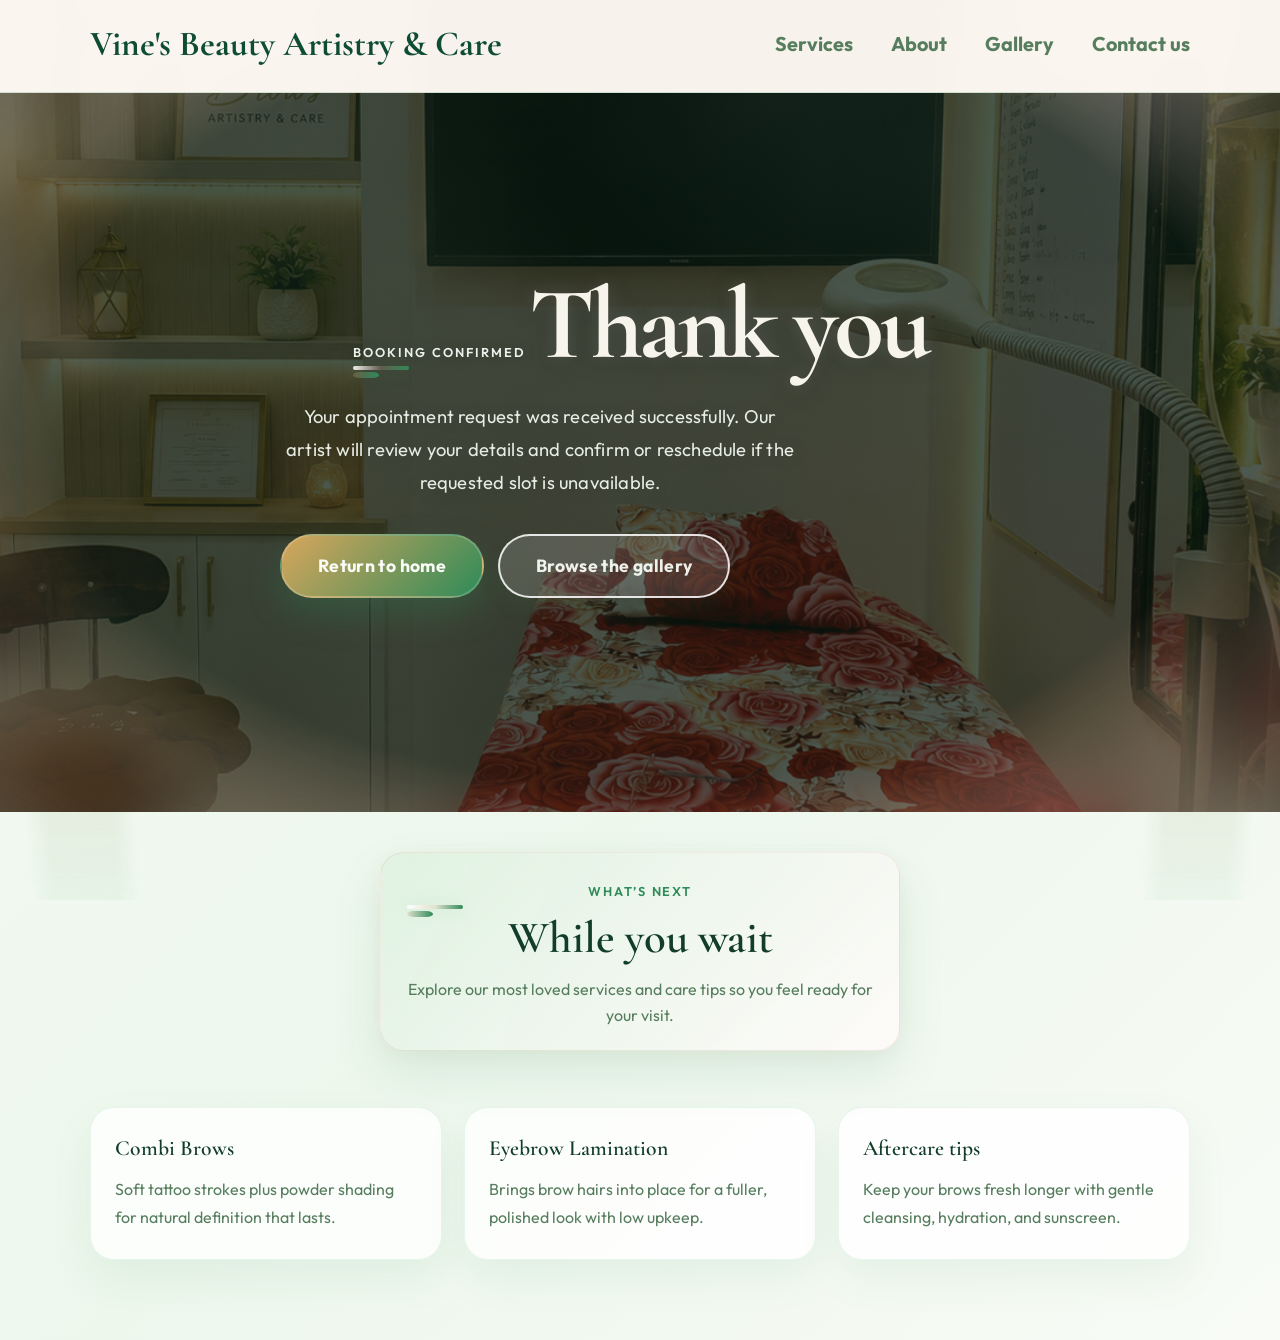
<file: thank-you.html>
<!doctype html>
<html lang="en">
<head>
  <meta charset="UTF-8">
  <meta name="viewport" content="width=device-width, initial-scale=1.0">
  <title>Thank You — Vine's Beauty Artistry & Care</title>
  <link rel="stylesheet" href="styles.css">
  <link rel="preconnect" href="https://fonts.googleapis.com">
  <link rel="preconnect" href="https://fonts.gstatic.com" crossorigin>
  <link href="https://fonts.googleapis.com/css2?family=Cormorant+Garamond:ital,wght@0,400;0,600;1,400&family=Outfit:wght@300;400;500;600&display=swap" rel="stylesheet">
</head>
<body>
  <header class="header" id="top">
    <nav class="nav container">
      <a href="index.html#top" class="logo" id="site-logo">
        <span>Vine's Beauty Artistry & Care</span>
      </a>
      <button class="nav-toggle" id="nav-toggle" aria-label="Open menu">
        <span></span><span></span><span></span>
      </button>
      <ul class="nav-links" id="nav-links">
        <li><a href="index.html#services">Services</a></li>
        <li><a href="index.html#about">About</a></li>
        <li><a href="gallery.html" target="_blank">Gallery</a></li>
        <li><a href="index.html#contact">Contact us</a></li>
      </ul>
    </nav>
  </header>

  <main>
    <section class="hero thank-you-hero">
      <div class="hero-bg"></div>
      <div class="container hero-content tilt-surface">
        <p class="eyebrow">Booking confirmed</p>
        <h1 class="hero-title">Thank you</h1>
        <p class="hero-text">Your appointment request was received successfully. Our artist will review your details and confirm or reschedule if the requested slot is unavailable.</p>
        <div class="hero-actions">
          <a href="index.html" id="return-home" class="btn btn-primary">Return to home</a>
          <a href="gallery.html" class="btn btn-outline">Browse the gallery</a>
        </div>
      </div>
    </section>

    <section class="section thank-you-features">
      <div class="container">
        <div class="section-header">
          <p class="eyebrow">What’s next</p>
          <h2>While you wait</h2>
          <p class="section-desc">Explore our most loved services and care tips so you feel ready for your visit.</p>
        </div>
        <div class="feature-grid">
          <article class="feature-card">
            <h3>Combi Brows</h3>
            <p>Soft tattoo strokes plus powder shading for natural definition that lasts.</p>
          </article>
          <article class="feature-card">
            <h3>Eyebrow Lamination</h3>
            <p>Brings brow hairs into place for a fuller, polished look with low upkeep.</p>
          </article>
          <article class="feature-card">
            <h3>Aftercare tips</h3>
            <p>Keep your brows fresh longer with gentle cleansing, hydration, and sunscreen.</p>
          </article>
        </div>
      </div>
    </section>
  </main>

  <script src="script.js"></script>
  <script>
    // Return-to-home helper:
    // If this thank-you page was opened in a new tab/window and has an opener,
    // update the opener to the home page and then close this tab so the user
    // returns to the original tab. Otherwise navigate in-place.
    (function(){
      const btn = document.getElementById('return-home');
      if (!btn) return;
      btn.addEventListener('click', function(evt){
        // Prefer to update opener and close if possible so the user returns to the original tab
        evt.preventDefault();
        const home = 'index.html';
        try {
          if (window.opener && !window.opener.closed) {
            // Navigate the opener and close this tab
            window.opener.location.href = home;
            // Some browsers only allow window.close() on windows opened by script; still attempt it
            window.close();
            // If close() was blocked, still navigate here as fallback
            setTimeout(() => { if (!window.closed) window.location.href = home; }, 200);
            return;
          }
        } catch (e) {
          // Ignore cross-origin or other errors and fall back to same-tab navigation
          console.warn('Return-home opener navigation failed:', e);
        }
        // No opener — navigate in the current tab
        window.location.href = home;
      });
    })();
  </script>
</body>
</html>
</file>
<file: styles.css>
*,
*::before,
*::after {
  box-sizing: border-box;
  margin: 0;
  padding: 0;
}

:root {
  --cream: #f7faf4;
  --warm-white: #f8fbf6;
  --blush: #ebf7ed;
  --blush-strong: #d7ead6;
  --emerald: #2f8b59;
  --emerald-dark: #0f4c34;
  --emerald-light: #4fb06f;
  --emerald-gloss: #8dd59a;
  --deep-green: #123d2b;
  --green-soft: #567d5e;
  --gold: #d7a65c;
  --rose-gold: #d8a78d;
  --rose-gold-dark: #b67360;
  --rose-gold-soft: rgba(216, 167, 141, 0.24);
  --accent-coral: #3f8c62;
  --accent-peach: #7ac189;
  --brow-arch: rgba(79, 176, 111, 0.28);
  --brow-shine: rgba(141, 213, 154, 0.32);
  --shadow: rgba(18, 61, 43, 0.18);
  --radius: 16px;
  --radius-sm: 10px;
}

html {
  scroll-behavior: smooth;
}

section[id],
[id] {
  scroll-margin-top: 110px;
}

body {
  font-family: 'Outfit', system-ui, sans-serif;
  font-weight: 400;
  color: var(--deep-green);
  background: linear-gradient(135deg, #f5faf4 0%, #edf7ec 55%, #f8fbf6 100%);
  line-height: 1.6;
  position: relative;
}

body::before,
body::after {
  content: '';
  position: fixed;
  top: 0;
  bottom: 0;
  width: 110px;
  pointer-events: none;
  z-index: -1;
  background: radial-gradient(circle at 50% 20%, rgba(79, 176, 111, 0.2), transparent 46%),
              radial-gradient(circle at 50% 70%, var(--rose-gold-soft), transparent 42%),
              linear-gradient(180deg, rgba(141, 213, 154, 0.16), rgba(123, 193, 137, 0.08));
  mask-image: linear-gradient(to right, transparent 0%, black 20%, black 80%, transparent 100%);
  animation: drift 24s ease-in-out infinite;
}

body::before {
  left: 0;
  transform: skewX(4deg);
}

body::after {
  right: 0;
  transform: skewX(-4deg);
}

@media (max-width: 900px) {
  body::before,
  body::after {
    display: none;
  }

}

body.modal-open {
  overflow: hidden;
}

@keyframes drift {
  0%, 100% {
    transform: translateY(0) skewX(4deg);
    opacity: 0.9;
  }
  50% {
    transform: translateY(12px) skewX(4deg);
    opacity: 1;
  }
}

@keyframes pulseGlow {
  0%, 100% {
    box-shadow: 0 20px 40px rgba(46, 126, 85, 0.3);
  }
  50% {
    box-shadow: 0 28px 54px rgba(46, 126, 85, 0.45);
  }
}

@keyframes float {
  0%, 100% {
    transform: translateY(0) rotate(-12deg);
  }
  50% {
    transform: translateY(-8px) rotate(-12deg);
  }
}

/* Subtle card hover effect (lift + gentle scale) */

.container {
  width: min(1100px, 92%);
  margin: 0 auto;
}

h1, h2, h3 {
  font-family: 'Cormorant Garamond', Georgia, serif;
  font-weight: 600;
  line-height: 1.15;
}

h1 {
  font-size: clamp(3.6rem, 6vw, 5.8rem);
  letter-spacing: -0.02em;
  line-height: 1.03;
}

.hero h1 {
  font-size: clamp(4.8rem, 8vw, 7.8rem);
}

h2 {
  font-size: clamp(2rem, 4vw, 2.8rem);
}

h3 {
  font-size: 1.35rem;
}

em {
  font-style: italic;
  color: var(--emerald-dark);
}

.eyebrow {
  position: relative;
  font-size: 0.8rem;
  font-weight: 600;
  letter-spacing: 0.14em;
  text-transform: uppercase;
  color: var(--emerald);
  margin-bottom: 12px;
}
 
.hero .eyebrow {
  position: relative;
  z-index: 3;
  display: inline-block;
  color: rgba(245, 249, 242, 0.96);
  text-shadow: 0 1px 14px rgba(0, 0, 0, 0.28);
  letter-spacing: 0.16em;
  opacity: 1;
  transform: none;
  margin-bottom: 14px;
  transition: opacity 0.3s ease, transform 0.3s ease;
}
 
.hero.animate .eyebrow {
  opacity: 1;
  transform: none;
}

.hero .eyebrow::before,
.hero .eyebrow::after {
  z-index: 1;
}

.eyebrow::before {
  content: '';
  position: absolute;
  left: 0;
  bottom: -8px;
  width: 56px;
  height: 4px;
  border-radius: 999px;
  background: linear-gradient(90deg, rgba(255,255,255,0.9), var(--rose-gold-soft), var(--emerald));
  box-shadow: 0 0 18px rgba(79, 176, 111, 0.22);
}

.eyebrow::after {
  content: '';
  position: absolute;
  left: 0;
  bottom: -16px;
  width: 26px;
  height: 6px;
  border-radius: 50% / 100%;
  background: linear-gradient(90deg, var(--rose-gold-soft), var(--emerald));
}

.section {
  padding: 96px 0;
}

.section-header {
  position: relative;
  text-align: center;
  max-width: 520px;
  margin: 0 auto 56px;
  background: linear-gradient(135deg, rgba(141, 213, 154, 0.14), rgba(255, 255, 255, 0.95));
  padding: 28px 26px 22px;
  border-radius: 24px;
  border: 1px solid rgba(216, 167, 141, 0.22);
  box-shadow: 0 22px 48px rgba(47, 139, 89, 0.12), 0 4px 18px rgba(216, 167, 141, 0.09);
}

.section-header::after {
  content: '';
  position: absolute;
  inset: 0;
  border-radius: 24px;
  background: linear-gradient(120deg, transparent, var(--rose-gold-soft));
  opacity: 0.22;
  pointer-events: none;
}

.section-header > * {
  position: relative;
  z-index: 1;
}

.section-desc {
  color: var(--green-soft);
  margin-top: 12px;
}

/* Header */
.header {
  position: fixed;
  top: 0;
  left: 0;
  right: 0;
  z-index: 100;
  background: rgba(255, 250, 244, 0.97);
  backdrop-filter: blur(12px);
  border-bottom: 1px solid rgba(47, 139, 89, 0.2);
  padding: 0 0 4px;
  transition: transform 0.28s ease, opacity 0.28s ease;
}

.header.half-hidden {
  transform: translateY(-50%);
}

.nav {
  display: flex;
  align-items: center;
  justify-content: space-between;
  padding: 16px 0;
}

.logo {
  font-family: 'Cormorant Garamond', Georgia, serif;
  font-size: 2.2rem;
  font-weight: 700;
  color: var(--deep-green);
  text-decoration: none;
  display: inline-flex;
  align-items: center;
  gap: 14px;
}

.logo-img {
  width: clamp(88px, 9vw, 106px);
  height: clamp(88px, 9vw, 106px);
  object-fit: contain;
  display: inline-block;
}

.nav-links {
  display: flex;
  align-items: center;
  gap: 40px;
  list-style: none;
}

.nav-links a {
  color: var(--green-soft);
  text-decoration: none;
  font-size: 1.28rem;
  font-weight: 700;
  transition: color 0.2s, transform 0.2s;
}

.nav-links a:hover,
.nav-links a:focus-visible {
  transform: translateY(-1px);
}

.nav-cta {
  background: linear-gradient(135deg, var(--rose-gold), var(--emerald-light), var(--emerald));
  color: var(--warm-white) !important;
  padding: 16px 34px;
  font-size: 1.18rem;
  letter-spacing: 0.01em;
  border-radius: 999px;
  transition: background 0.2s, transform 0.2s !important;
  box-shadow: 0 14px 30px rgba(47, 139, 89, 0.22), 0 10px 22px rgba(79, 176, 111, 0.15);
  position: relative;
}


.logo span {
  color: var(--emerald-dark);
}

.logo {
  cursor: pointer;
}

.logo-preview-modal {
  position: fixed;
  inset: 0;
  z-index: 400;
  display: none;
  place-items: center;
  background: rgba(14, 42, 22, 0.6);
  backdrop-filter: blur(10px);
}

.logo-preview-modal.active {
  display: grid;
}

.logo-preview-backdrop {
  position: absolute;
  inset: 0;
  background: rgba(10, 33, 16, 0.72);
}

.logo-preview-panel {
  position: relative;
  width: min(520px, 90vw);
  max-width: 520px;
  background: rgba(255, 255, 255, 0.98);
  border-radius: 24px;
  padding: 26px;
  box-shadow: 0 24px 60px rgba(0, 0, 0, 0.28);
  z-index: 1;
  text-align: center;
}

.logo-preview-img {
  width: 100%;
  height: auto;
  max-height: 360px;
  object-fit: contain;
  border-radius: 18px;
}

.close-logo-preview {
  position: absolute;
  top: 14px;
  right: 14px;
  width: 34px;
  height: 34px;
  border: none;
  border-radius: 50%;
  background: rgba(31, 107, 62, 0.1);
  color: var(--deep-green);
  font-size: 1.3rem;
  line-height: 1;
  cursor: pointer;
}

.nav-links {
  display: flex;
  align-items: center;
    gap: 38px;
    list-style: none;
  }

  .nav-links a {
    color: var(--green-soft);
    text-decoration: none;
    font-size: 1.24rem;
    font-weight: 700;
    transition: color 0.2s, transform 0.2s;
  }

  .nav-links a:hover {
    color: var(--emerald-dark);
    transform: translateY(-1px);
  }

  .nav-cta {
      background: linear-gradient(135deg, var(--rose-gold), var(--emerald-light), var(--emerald)) !important;
    color: var(--warm-white) !important;
    padding: 14px 30px;
    border-radius: 999px;
    font-size: 1.16rem;
    transition: background 0.2s, transform 0.2s !important;
    box-shadow: 0 14px 30px rgba(47, 139, 89, 0.22);
  }

.nav-toggle {
  display: none;
  flex-direction: column;
  gap: 5px;
  background: none;
  border: none;
  cursor: pointer;
  padding: 4px;
}

.nav-toggle span {
  display: block;
  width: 24px;
  height: 2px;
  background: var(--deep-green);
  border-radius: 2px;
  transition: transform 0.2s, opacity 0.2s;
}

/* Buttons */
.btn {
  display: inline-block;
  padding: 14px 28px;
  border-radius: 999px;
  font-family: inherit;
  font-size: 0.95rem;
  font-weight: 500;
  text-decoration: none;
  cursor: pointer;
  border: 2px solid transparent;
  transition: background 0.2s, color 0.2s, border-color 0.2s, box-shadow 0.2s;
  box-shadow: 0 10px 20px rgba(47, 139, 89, 0.08);
}

.btn-primary {
  background: linear-gradient(135deg, var(--rose-gold), var(--emerald-light), var(--emerald));
  color: var(--warm-white);
  box-shadow: 0 12px 24px rgba(47, 139, 89, 0.18), 0 10px 18px rgba(216, 167, 141, 0.18);
  border-color: rgba(255, 255, 255, 0.18);
}
 
.btn-primary:hover {
  background: linear-gradient(135deg, var(--rose-gold-dark), var(--emerald), var(--emerald-dark));
}
 
.btn-outline {
  background: transparent;
  color: var(--deep-green);
  border-color: var(--deep-green);
}
 
.btn-outline:hover {
  background: linear-gradient(135deg, var(--rose-gold), var(--emerald));
  color: var(--warm-white);
  border-color: transparent;
}
 
.hero-actions .btn {
  font-size: 1.05rem;
  padding: 16px 34px;
  font-weight: 600;
}
 
.hero-actions .btn-primary {
  background: linear-gradient(135deg, #d7a65c, #2f8b59);
  box-shadow: 0 16px 34px rgba(47, 139, 89, 0.28);
}
 
.hero-actions .btn-outline {
  color: rgba(245, 249, 242, 0.96);
  border-color: rgba(255, 255, 255, 0.85);
  background: rgba(255, 255, 255, 0.14);
}
 
.hero-actions .btn:hover,
.hero-actions .btn:focus-visible {
  transform: translateY(-1px) scale(1.01);
}
 
.hero-actions .btn:active {
  transform: translateY(0) scale(0.98);
  box-shadow: 0 12px 26px rgba(47, 139, 89, 0.28);
}
 
.hero-actions .btn-primary:active {
  background: linear-gradient(135deg, #c69d4f, #247049);
}
 
.hero-actions .btn-outline:active {
  background: rgba(79, 176, 111, 0.18);
  color: var(--emerald-dark);
}
 
.hero-actions .btn-icon {
  display: inline-flex;
  align-items: center;
  justify-content: center;
  margin-right: 10px;
  font-size: 1.4rem;
  width: 46px;
  height: 46px;
  border-radius: 50%;
  background: rgba(255, 255, 255, 0.24);
  border: 1px solid rgba(255, 255, 255, 0.28);
  color: rgba(47, 71, 54, 0.95);
  transition: background 0.2s ease, color 0.2s ease, transform 0.2s ease, box-shadow 0.2s ease;
}
 
.hero-actions .btn:hover .btn-icon,
.hero-actions .btn:focus-visible .btn-icon,
.hero-actions .btn:active .btn-icon {
  background: linear-gradient(135deg, rgba(215, 166, 92, 0.95), rgba(47, 139, 89, 0.95));
  color: #ffffff;
  transform: scale(1.08);
  box-shadow: 0 10px 24px rgba(47, 139, 89, 0.24);
}
 
.btn-full {
  width: 100%;
  border: none;
}

/* Hero */
.hero {
  position: relative;
  min-height: 100vh;
  display: flex;
  align-items: center;
  padding: 120px 0 80px;
  overflow: hidden;
  /* Dark overlay kept here; the actual hero photo is moved into .hero-bg so it can be softly masked/faded at the edges */
  /* Increased overlay alpha to darken the background image for better contrast and elegance */
  background: linear-gradient(rgba(4, 19, 9, 0.70), rgba(4, 19, 9, 0.70));
}
 
.hero::before,
.hero::after {
  content: '';
  position: absolute;
  border-radius: 100% / 40%;
  filter: blur(12px);
  opacity: 0.74;
  animation: float 20s ease-in-out infinite;
}

.hero::before {
  width: 340px;
  height: 120px;
  top: 18%;
  right: -70px;
  background: radial-gradient(circle at 50% 40%, var(--rose-gold-soft), transparent 55%);
  transform: rotate(-12deg);
}

.hero::after {
  width: 220px;
  height: 80px;
  top: 36%;
  left: -40px;
  background: radial-gradient(circle at 50% 50%, var(--rose-gold-soft), transparent 52%);
  transform: rotate(24deg);
}

.hero-bg {
  position: absolute;
  inset: 0;
  z-index: 0;
  background: none; /* images rendered in pseudo-elements for better control */
}

/* Blurred halo: larger blurred copy of the photo that extends beyond the hero area to softly blend edges */
.hero-bg::before {
  content: '';
  position: absolute;
  /* extend beyond the box to allow a soft feathered halo at the edges */
  top: -8%; left: -8%; right: -8%; bottom: -8%;
  background: url('studio.png') center/cover no-repeat;
  filter: blur(32px) saturate(1.03) brightness(0.96);
  transform: scale(1.03);
  z-index: 0;
  pointer-events: none;
  /* fade this blurred halo out toward the outer edges so it doesn't create harsh artifacts */
  -webkit-mask-image: radial-gradient(ellipse at center, rgba(0,0,0,1) 56%, rgba(0,0,0,0) 100%);
  mask-image: radial-gradient(ellipse at center, rgba(0,0,0,1) 56%, rgba(0,0,0,0) 100%);
}

/* Crisp center: the main photo sits above the halo and is slightly masked at the edges for a delicate feather */
.hero-bg::after {
  content: '';
  position: absolute;
  inset: 0;
  background:
    /* decorative radial highlights sit on top of the image for the site's look */
    /* Increased alpha to darken the photo while preserving highlights */
    linear-gradient(135deg, rgba(6, 24, 16, 0.72) 0%, rgba(6, 24, 16, 0.72) 100%),
    radial-gradient(circle at 75% 20%, rgba(255, 255, 255, 0.14), transparent 24%),
    radial-gradient(circle at 25% 16%, rgba(255, 255, 255, 0.10), transparent 18%),
    radial-gradient(circle at 60% 8%, rgba(255, 255, 255, 0.12), transparent 20%),
    radial-gradient(circle at 35% 35%, rgba(255, 255, 255, 0.08), transparent 14%),
    radial-gradient(circle at 18% 25%, rgba(79, 176, 111, 0.10), transparent 24%),
    radial-gradient(ellipse 70% 60% at 80% 20%, rgba(79, 176, 111, 0.10), transparent),
    radial-gradient(circle at 35% 38%, rgba(215, 166, 92, 0.06), transparent 32%),
    radial-gradient(ellipse 50% 50% at 10% 80%, rgba(141, 213, 154, 0.10), transparent),
    url('studio.png') center/cover no-repeat;
  z-index: 1;
  pointer-events: none;
  /* delicate feather for the crisp image so it blends naturally into the halo */
  -webkit-mask-image: radial-gradient(ellipse at center, rgba(0,0,0,1) 66%, rgba(0,0,0,0) 100%);
  mask-image: radial-gradient(ellipse at center, rgba(0,0,0,1) 66%, rgba(0,0,0,0) 100%);
}

/* ensure hero content sits above the background layers */
.hero-content {
  position: relative;
  z-index: 3;
}

@media (max-width: 900px) {
  .hero-bg::before {
    -webkit-mask-image: radial-gradient(ellipse at center, rgba(0,0,0,1) 70%, rgba(0,0,0,0) 100%);
    mask-image: radial-gradient(ellipse at center, rgba(0,0,0,1) 70%, rgba(0,0,0,0) 100%);
    filter: blur(22px);
    top: -6%; left: -6%; right: -6%; bottom: -6%;
  }
  .hero-bg::after {
    -webkit-mask-image: radial-gradient(ellipse at center, rgba(0,0,0,1) 78%, rgba(0,0,0,0) 100%);
    mask-image: radial-gradient(ellipse at center, rgba(0,0,0,1) 78%, rgba(0,0,0,0) 100%);
  }
}
@media (max-width: 900px) {
  .hero-bg {
    -webkit-mask-image: radial-gradient(ellipse at center, rgba(0,0,0,1) 76%, rgba(0,0,0,0) 100%);
    mask-image: radial-gradient(ellipse at center, rgba(0,0,0,1) 76%, rgba(0,0,0,0) 100%);
  }
}

.hero-content {
  position: relative;
  max-width: 640px;
}
 
.hero-text {
  font-size: 1.15rem;
  color: rgba(241, 247, 239, 0.94);
  margin: 24px 0 36px;
  max-width: 520px;
  line-height: 1.8;
  letter-spacing: 0.01em;
  text-shadow: 0 2px 20px rgba(4, 19, 9, 0.24);
  opacity: 0;
  transform: translateY(16px);
  filter: blur(1px);
  transition: opacity 0.72s ease 0.22s, transform 0.72s ease 0.22s, filter 0.72s ease 0.22s;
  will-change: opacity, transform;
}
 
.hero.animate .hero-text {
  opacity: 1;
  transform: translateY(0);
  filter: blur(0);
}
 
.hero-title,
.hero-title span {
  font-size: clamp(4.4rem, 7vw, 7.8rem);
  font-weight: 700;
  letter-spacing: -0.04em;
  line-height: 0.98;
  color: #f7f4ec;
  text-shadow: 0 4px 24px rgba(0, 0, 0, 0.32), 0 0 18px rgba(255, 255, 255, 0.18);
}
 
.hero-actions .btn {
  font-size: 1.1rem;
  padding: 16px 36px;
  font-weight: 700;
  letter-spacing: 0.02em;
}
 
.hero-actions .btn-icon {
  display: inline-flex;
  align-items: center;
  justify-content: center;
  margin-right: 12px;
  width: 42px;
  height: 42px;
  border-radius: 50%;
  font-size: 1.35rem;
  background: rgba(255, 255, 255, 0.12);
  border: 1px solid rgba(255, 255, 255, 0.18);
  transition: background 0.25s ease, color 0.25s ease, transform 0.25s ease, box-shadow 0.25s ease;
}
 
.hero-actions .btn:hover .btn-icon,
.hero-actions .btn:focus-visible .btn-icon,
.hero-actions .btn:active .btn-icon {
  background: linear-gradient(135deg, rgba(215, 166, 92, 0.98), rgba(47, 139, 89, 0.98));
  color: #ffffff;
  transform: scale(1.08);
  box-shadow: 0 14px 32px rgba(47, 139, 89, 0.28);
}
 
.btn-icon {
  display: inline-flex;
  align-items: center;
  justify-content: center;
  margin-right: 10px;
  font-size: 1.1rem;
}

.hero-actions {
  display: flex;
  flex-wrap: wrap;
  gap: 14px;
}

/* Hero split-line slide-in animations - refined for elegance */
.hero-title {
  display: inline-block;
  white-space: nowrap;
  position: relative;
}
.hero-left,
.hero-right {
  display: inline-block;
  will-change: transform, opacity, filter;
  opacity: 0;
  filter: blur(3px) saturate(1.02);
  transition: filter 420ms ease, opacity 420ms ease;
  text-shadow: 0 6px 18px rgba(34, 68, 46, 0.06);
}
.hero-left { transform: translate3d(-118%,0,0) scale(0.995); }
.hero-right { transform: translate3d(118%,0,0) scale(0.995); }

/* center flourish line that gently appears as words approach */
.hero-title::after {
  content: '';
  position: absolute;
  left: 50%;
  top: 44%;
  transform: translateX(-50%);
  width: 0;
  height: 2px;
  border-radius: 2px;
  background: linear-gradient(90deg, rgba(255,255,255,0.0), rgba(79,176,111,0.14), rgba(255,255,255,0.0));
  opacity: 0;
}

.hero.animate .hero-left {
  animation: slideInFromLeft 1100ms cubic-bezier(.22,.9,.18,1) both;
  animation-delay: 0.12s;
}
.hero.animate .hero-right {
  animation: slideInFromRight 1100ms cubic-bezier(.22,.9,.18,1) both;
  animation-delay: 0.22s;
}

@keyframes slideInFromLeft {
  0% { transform: translate3d(-118%,0,0) scale(0.995); opacity: 0; filter: blur(4px); }
  55% { transform: translate3d(6%,0,0) scale(1.02); opacity: 1; filter: blur(0.8px); }
  80% { transform: translate3d(-2%,0,0) scale(1.01); }
  100% { transform: translate3d(0,0,0) scale(1); opacity: 1; filter: blur(0); }
}

@keyframes slideInFromRight {
  0% { transform: translate3d(118%,0,0) scale(0.995); opacity: 0; filter: blur(4px); }
  55% { transform: translate3d(-6%,0,0) scale(1.02); opacity: 1; filter: blur(0.8px); }
  80% { transform: translate3d(2%,0,0) scale(1.01); }
  100% { transform: translate3d(0,0,0) scale(1); opacity: 1; filter: blur(0); }
}

/* animate center flourish */
.hero.animate .hero-title::after {
  animation: centerLine 900ms cubic-bezier(.22,.9,.18,1) 0.16s both;
}
@keyframes centerLine {
  0% { width: 0; opacity: 0; }
  45% { width: 220px; opacity: 0.16; }
  80% { width: 120px; opacity: 0.12; }
  100% { width: 60px; opacity: 0.08; }
}

/* Buttons: softer, slower entrance with subtle lift and sheen */
.hero-btn-left,
.hero-btn-right {
  opacity: 0;
  transform: translate3d(0,8px,0) scale(0.995);
}
.hero-btn-left { transform: translate3d(-28px,8px,0) scale(0.995); }
.hero-btn-right { transform: translate3d(28px,8px,0) scale(0.995); }
.hero.animate .hero-btn-left {
  animation: btnSlideLeft 880ms cubic-bezier(.22,.9,.18,1) 0.62s both;
}
.hero.animate .hero-btn-right {
  animation: btnSlideRight 880ms cubic-bezier(.22,.9,.18,1) 0.66s both;
}
@keyframes btnSlideLeft { from { transform: translate3d(-28px,8px,0) scale(0.995); opacity: 0; } to { transform: translate3d(0,0,0) scale(1); opacity: 1; } }
@keyframes btnSlideRight { from { transform: translate3d(28px,8px,0) scale(0.995); opacity: 0; } to { transform: translate3d(0,0,0) scale(1); opacity: 1; } }

/* final polish: slight sheen on primary CTA after it settles */
.hero.animate .btn-primary {
  transition: box-shadow 420ms ease, transform 420ms ease;
}
.btn-primary:hover { transform: translateY(-3px) scale(1.01); box-shadow: 0 20px 40px rgba(47,139,89,0.18); }

@media (max-width: 740px) {
  .hero-left,
  .hero-right {
    display: block;
    transform: none !important;
    opacity: 1 !important;
    filter: none !important;
    white-space: normal;
    text-align: center;
  }
  .hero-title { white-space: normal; }
  .hero-actions { justify-content: center; }
  .hero-title::after { display: none; }
}

.thank-you-hero {
  min-height: calc(100vh - 88px);
  padding-top: 140px;
  padding-bottom: 80px;
}

.thank-you-hero .hero-content {
  max-width: 720px;
  text-align: center;
}

.thank-you-hero .hero-text {
  margin-bottom: 34px;
}

.thank-you-features {
  padding-top: 40px;
  padding-bottom: 80px;
}

.feature-grid {
  display: grid;
  grid-template-columns: repeat(3, minmax(220px, 1fr));
  gap: 22px;
  margin-top: 24px;
}

.feature-card {
  padding: 28px 24px;
  background: rgba(255, 255, 255, 0.82);
  border: 1px solid rgba(79, 176, 111, 0.12);
  border-radius: 24px;
  box-shadow: 0 18px 42px rgba(47, 139, 89, 0.08);
}

.feature-card h3 {
  margin-bottom: 14px;
}

.feature-card p {
  color: var(--green-soft);
  line-height: 1.75;
}

@media (max-width: 860px) {
  .feature-grid {
    grid-template-columns: 1fr;
  }
}


/* Services */
.services {
  background: linear-gradient(180deg, #fffdf8 0%, #fff7f2 100%);
}

.service-grid {
  display: flex;
  flex-wrap: wrap;
  justify-content: center;
  gap: 24px;
}

.service-grid .service-card {
  flex: 0 1 calc((100% - 96px) / 5);
}

.service-grid .service-card.available {
  order: 1;
}

.service-grid .service-card.unavailable {
  order: 3;
}

.service-group-label {
  flex: 0 0 100%;
  order: 0;
  padding: 4px 2px 0;
  color: var(--emerald-dark);
  font-size: 0.76rem;
  font-weight: 800;
  letter-spacing: 0.16em;
  line-height: 1.2;
  text-transform: uppercase;
}

.paused-service-label {
  order: 2;
  margin-top: 12px;
  padding-top: 26px;
  border-top: 1px solid rgba(47, 139, 89, 0.16);
  color: var(--green-soft);
}

@media (max-width: 1180px) {
  .service-grid {
    justify-content: center;
  }

  .service-grid .service-card {
    flex-basis: calc((100% - 48px) / 3);
  }
}

@media (max-width: 740px) {
  .service-grid {
    display: flex;
  }

  .service-grid .service-card {
    flex-basis: 100%;
  }

  .paused-service-label {
    margin-top: 4px;
  }
}

.promo-notice {
  position: relative;
  margin: 26px 0 28px;
  overflow: hidden;
  border: 1px solid rgba(216, 167, 141, 0.48);
  border-radius: 12px;
  background: linear-gradient(100deg, rgba(255, 240, 231, 0.96), rgba(255, 250, 244, 0.98));
  color: var(--deep-green);
  box-shadow: 0 10px 24px rgba(216, 167, 141, 0.12);
}

.promo-notice-track {
  display: flex;
  width: max-content;
  min-width: fit-content;
  animation: promoNoticeLoop 40s linear infinite;
  will-change: transform;
}

.promo-notice-group {
  display: flex;
  align-items: center;
  flex-shrink: 0;
  gap: 42px;
  padding: 13px 42px;
}

.promo-notice-group span {
  font-size: 0.86rem;
  font-weight: 800;
  letter-spacing: 0.04em;
  text-align: center;
  text-transform: uppercase;
  white-space: nowrap;
}

.promo-notice-divider {
  color: var(--rose-gold);
  font-size: 1.1rem !important;
}

@keyframes promoNoticeLoop {
  from { transform: translate3d(0, 0, 0); }
  to { transform: translate3d(-50%, 0, 0); }
}

@media (max-width: 600px) {
  .promo-notice-group {
    gap: 20px;
    padding-inline: 18px;
  }

  .promo-notice-group span {
    font-size: 0.72rem;
    letter-spacing: 0.03em;
  }
}


/* Ensure all service cards share a consistent baseline height and layout */
.service-card {
  display: flex;
  flex-direction: column;
  min-height: 360px; /* uniform card height */
}

/* Make image/training content fill the card and align content to bottom for consistent appearance */
.service-card .image-card-content,
.service-card .training-content,
.service-card .combi-content {
  flex: 1 1 auto;
  display: flex;
  flex-direction: column;
  justify-content: flex-end; /* keep headings and price at the bottom */
}

/* Ensure non-image cards' paragraphs don't push card taller unexpectedly */
.service-card .image-card-content p {
  margin: 0 0 8px;
  max-width: 100%;
}

.service-details-panel {
  position: relative;
  margin-top: 44px;
  padding: 34px 32px 30px;
  border-radius: 28px;
  background: linear-gradient(180deg, rgba(255, 255, 255, 0.96), rgba(246, 248, 244, 0.96));
  border: 1px solid rgba(79, 176, 111, 0.14);
  box-shadow: 0 16px 34px rgba(47, 139, 89, 0.08), 0 4px 18px rgba(216, 167, 141, 0.06);
}
 
.service-details-panel::before {
  content: none;
}
 
.service-details-header {
  max-width: 720px;
  margin-bottom: 24px;
}
 
.service-details-header::after {
  content: '';
  display: block;
  width: 72px;
  height: 4px;
  margin-top: 18px;
  border-radius: 999px;
  background: linear-gradient(135deg, rgba(216, 167, 141, 0.86), rgba(79, 176, 111, 0.86));
}
 
.service-details-copy {
  color: var(--deep-green);
  margin-top: 14px;
  max-width: 760px;
  font-size: 1rem;
  line-height: 1.7;
}

.service-feature-list {
  list-style: none;
  display: grid;
  gap: 14px;
  margin-top: 18px;
}

.service-feature-list li {
  position: relative;
  padding: 18px 22px;
  border-radius: 20px;
  border: 1px solid rgba(79, 176, 111, 0.16);
  background: linear-gradient(135deg, rgba(247, 250, 244, 0.94), rgba(231, 245, 231, 0.98));
  color: var(--deep-green);
  box-shadow: 0 18px 38px rgba(47, 139, 89, 0.08);
  opacity: 0;
  transform: translateY(24px) scale(0.98);
  animation: bounceIn 0.5s forwards ease-out;
}

.service-details-actions {
  margin-top: 24px;
}

.service-details-panel .btn {
  padding: 14px 26px;
}

.service-details-panel .btn:hover {
  box-shadow: 0 16px 36px rgba(46, 126, 85, 0.2);
}
 
.service-details-panel.active,
.service-details-panel.highlighted {
  border-color: rgba(79, 176, 111, 0.24);
  box-shadow: 0 16px 32px rgba(47, 139, 89, 0.08), 0 0 0 1px rgba(216, 167, 141, 0.14);
  transform: translateY(0);
}
 
.service-details-panel.active .service-details-header h3 {
  color: var(--emerald-dark);
}
 
.service-details-panel.active .service-details-copy {
  color: var(--deep-green);
}
 
.service-feature-list li {
  position: relative;
  padding-left: 44px;
}
 
.service-feature-list li::before {
  content: '✦';
  position: absolute;
  left: 14px;
  top: 50%;
  transform: translateY(-50%);
  color: var(--emerald-dark);
  font-size: 1rem;
}
 
.service-result-gallery {
  margin-top: 22px;
  border-top: 1px solid rgba(47, 139, 89, 0.16);
  padding-top: 20px;
}

.service-result-header {
  margin-bottom: 14px;
}

.service-result-header h4 {
  margin: 0;
  font-size: 1.1rem;
  color: var(--deep-green);
}

.service-result-row {
  display: flex;
  gap: 16px;
  overflow-x: auto;
  padding-bottom: 8px;
  scrollbar-width: thin;
}

.combi-result-face {
  flex: 0 0 250px;
  min-width: 250px;
  background: rgba(255, 255, 255, 0.72);
  border: 1px solid rgba(47, 139, 89, 0.12);
  border-radius: 18px;
  padding: 12px;
  box-shadow: 0 12px 28px rgba(47, 139, 89, 0.08);
}

.combi-result-face-label {
  font-size: 0.8rem;
  font-weight: 700;
  letter-spacing: 0.08em;
  text-transform: uppercase;
  color: var(--emerald-dark);
  margin-bottom: 10px;
}

.combi-result-images {
  display: flex;
  gap: 10px;
}

.combi-result-frame {
  flex: 1;
}

.combi-result-frame img {
  display: block;
  width: 100%;
  /* show full image without cropping while fitting within the 100px limit */
  height: auto;
  max-height: 100px;
  object-fit: contain;
  border-radius: 12px;
  border: 1px solid rgba(47, 139, 89, 0.12);
  background: #edf7ef;
}

.combi-result-frame span {
  display: block;
  margin-top: 7px;
  text-align: center;
  font-size: 0.78rem;
  font-weight: 700;
  letter-spacing: 0.04em;
  text-transform: uppercase;
  color: var(--deep-green);
}

.service-card[data-service] {
  cursor: pointer;
}

.service-card[data-service]:focus-visible {
  outline: 3px solid rgba(79, 176, 111, 0.35);
  outline-offset: 5px;
}

.service-card.active {
  border-color: rgba(79, 176, 111, 0.42);
  box-shadow: 0 24px 56px rgba(47, 139, 89, 0.14), inset 0 1px 0 rgba(255, 255, 255, 0.3);
  transform: translateY(-5px) scale(1.01);
}
 
.service-card.active::before {
  opacity: 0;
}
 
.service-card.active::after {
  opacity: 0;
}
 
.service-card.active .service-icon {
  color: #ffffff;
  text-shadow: 0 2px 12px rgba(0, 0, 0, 0.25);
}
.service-card.active .price {
  color: var(--emerald-dark);
  text-shadow: none;
}
 
.service-card.active .service-badge {
  background: rgba(255, 255, 255, 0.16);
  color: #fffdfb;
  border-color: rgba(255, 255, 255, 0.3);
  box-shadow: 0 8px 22px rgba(0, 0, 0, 0.2);
}
 
@keyframes bounceIn {
  0% {
    opacity: 0;
    transform: translateY(24px) scale(0.98);
  }
  60% {
    opacity: 1;
    transform: translateY(-8px) scale(1.02);
  }
  100% {
    opacity: 1;
    transform: translateY(0) scale(1);
  }
}

.service-card {
  position: relative;
  background: var(--cream);
  border: 1px solid rgba(216, 167, 141, 0.18);
  border-radius: var(--radius);
  padding: 32px 28px;
  --mx: 50%;
  --my: 50%;
  --card-scale: 1.02;
  --card-ty: -6px;
  transform-origin: var(--mx) var(--my);
  transition: transform 220ms cubic-bezier(.2,.9,.2,1), box-shadow 220ms cubic-bezier(.2,.9,.2,1);
  will-change: transform, box-shadow;
  overflow: hidden;
  box-shadow: inset 0 0 0 1px rgba(255, 255, 255, 0.6), 0 12px 30px rgba(47, 139, 89, 0.08);
  transform: perspective(900px) rotateX(var(--tilt-rotateX, 0deg)) rotateY(var(--tilt-rotateY, 0deg)) scale(calc(var(--card-scale, 1) * var(--surface-scale, 1))) translateY(var(--card-ty, -6px));
}

.service-card::before,
.service-card::after {
  content: '';
  position: absolute;
  opacity: 0;
  pointer-events: none;
}

.tilt-surface {
  transform-style: preserve-3d;
  perspective: 900px;
  transition: transform 220ms ease, box-shadow 220ms ease;
  will-change: transform;
  transform: perspective(900px) rotateX(var(--tilt-rotateX, 0deg)) rotateY(var(--tilt-rotateY, 0deg)) scale(var(--surface-scale, 1));
}

.reveal-on-scroll {
  opacity: 0;
  transform: translateY(24px) scale(0.98);
  transition: opacity 0.72s ease, transform 0.72s ease;
}

.reveal-on-scroll.is-visible {
  opacity: 1;
  transform: translateY(0) scale(1);
}

.service-card:hover {
  transform: perspective(900px) rotateX(var(--tilt-rotateX, 0deg)) rotateY(var(--tilt-rotateY, 0deg)) scale(calc(var(--card-scale, 1) * var(--surface-scale, 1))) translateY(var(--card-ty, -6px));
  box-shadow: 0 34px 90px rgba(34, 68, 46, 0.26), 0 0 0 1px rgba(216, 167, 141, 0.14);
}

.service-card.featured {
background: linear-gradient(145deg, var(--rose-gold-soft), #eaf5ea 58%, #eef9f1);
  border-color: var(--emerald);
}
  
.service-card.combo-package-card {
  background:
  radial-gradient(circle at top right, rgba(216, 167, 141, 0.18), transparent 34%),
  radial-gradient(circle at bottom left, rgba(79, 176, 111, 0.22), transparent 36%),
  linear-gradient(135deg, #f4f0ec 0%, #dfded7 32%, #d8ecc8 58%, #cbe3c1 100%);
  border-color: rgba(47, 139, 89, 0.24);
  box-shadow:
    inset 0 0 0 1px rgba(47, 139, 89, 0.1),
    0 18px 36px rgba(47, 139, 89, 0.16);
}

/* Combo Package heading: uppercase and green to match site accents */
.service-card.combo-package-card h3 {
  text-transform: uppercase;
  letter-spacing: 0.06em;
  color: var(--emerald-dark) !important;
  font-weight: 800;
  margin: 8px 0 6px;
  display: inline-block; /* keep heading on a single line */
  white-space: nowrap; /* prevent wrapping 'package' to next line */
}

/* Center combo package content (icon, title, price) to match other image cards */
.service-card.combo-package-card {
  /* show the image at the top full-width, with text content below */
  position: relative;
  display: flex;
  flex-direction: column;
  align-items: stretch; /* allow image to be full width */
  justify-content: flex-start;
  padding: 0;
  gap: 0;
  min-height: 360px;
  overflow: hidden;
  border-radius: 14px;
}

/* make the combo package card behave like other image cards with a full-card background */
.service-card.combo-package-card.image-card {
  background-size: cover;
  background-position: center 28%;
}

.service-card.combo-package-card.image-card .image-card-content {
  justify-content: flex-end;
  align-items: center;
  padding: 42px 18px 18px;
}

.service-card.combo-package-card.image-card .image-card-content h3 {
  margin: 10px 0 6px;
}

.service-card.combo-package-card.image-card .image-card-content p {
  margin-bottom: 6px;
}

/* place the diamond/service icon as an overlay at top-left, consistent with other image cards */
.service-card.combo-package-card .service-icon {
  position: absolute;
  left: 12px;
  top: 12px;
  width: 34px;
  height: 34px;
  display: inline-flex;
  align-items: center;
  justify-content: center;
  background: rgba(255,255,255,0.92);
  border-radius: 50%;
  color: var(--emerald-dark);
  box-shadow: 0 8px 16px rgba(34,68,46,0.08);
  z-index: 4;
  font-size: 1rem;
}

/* content area below image */
.service-card.combo-package-card h3,
.service-card.combo-package-card p,
.service-card.combo-package-card .price {
  padding: 14px 18px;
  text-align: center;
}

.service-card.combo-package-card h3 {
  margin: 6px 0 4px;
  text-transform: uppercase;
  color: #ffffff !important;
  font-weight: 800;
}

.service-card.combo-package-card p {
  margin: 0 0 8px;
  color: #ffffff;
  white-space: nowrap;
  overflow: hidden;
  text-overflow: ellipsis;
}

.service-card.combo-package-card .price {
  margin-bottom: 14px;
  font-size: 0.95rem;
  padding: 10px 16px;
}

.service-card.home-service-card {
  border-color: rgba(79, 176, 111, 0.22);
  box-shadow:
    inset 0 0 0 1px rgba(79, 176, 111, 0.1),
    0 16px 32px rgba(47, 139, 89, 0.14);
}
 
.service-card.unavailable {
/* Match combo-package-card look: darker paused service styling for better contrast */
  background:
    radial-gradient(circle at top right, rgba(15, 28, 22, 0.35), transparent 34%),
    radial-gradient(circle at bottom left, rgba(22, 62, 41, 0.28), transparent 36%),
    linear-gradient(135deg, rgba(20, 38, 28, 0.78) 0%, rgba(36, 59, 45, 0.78) 32%, rgba(41, 68, 52, 0.78) 58%, rgba(29, 46, 35, 0.78) 100%);
  border-color: rgba(15, 60, 37, 0.34);
  box-shadow:
    inset 0 0 0 1px rgba(15, 60, 37, 0.18),
    0 18px 36px rgba(10, 28, 20, 0.4);
  opacity: 1;
  filter: none;
  cursor: not-allowed;
  pointer-events: none;
}
 
 .service-card.unavailable .service-badge {
   background: rgba(12, 30, 19, 0.94);
   color: #ffffff;
   border-color: rgba(255, 255, 255, 0.16);
 }
  
 .service-card.unavailable .service-icon,
 .service-card.unavailable .price,
 .service-card.unavailable p {
   color: rgba(234, 242, 237, 0.92);
 }
 
 .service-card.unavailable h3 {
   color: #ffffff !important;
 }
  
 .service-card.unavailable .service-overlay {
   opacity: 0.6;
}
 

.training-card {
  background-size: cover;
  background-position: center;
  border-color: transparent;
  padding: 0;
  min-height: 360px;
  overflow: visible;
}

/* COMBI BROWS card: image with combo-package decorative overlay, focused on the eyebrow area */
.training-card.combi-card {
  /* keep border and subtle accents but avoid covering the image so photos remain original */
  background: transparent; /* allow the inline image to show without a tinted backdrop */
  border-color: rgba(47, 139, 89, 0.24);
  box-shadow:
    inset 0 0 0 1px rgba(47, 139, 89, 0.10),
    0 18px 36px rgba(47, 139, 89, 0.16);
  position: relative; /* ensure wrapper absolute positioning works */
  overflow: hidden;
}

/* Remove dark overlay so combi image shows in original brightness */
.training-card.combi-card .training-overlay {
  position: absolute;
  inset: 0;
  background: transparent; /* no darkening */
  z-index: 1;
}

/* Ensure content sits above the overlay and is high-contrast */
.training-card.combi-card .training-content {
  position: relative;
  z-index: 2;
  color: #ffffff !important;
  text-shadow: 0 6px 18px rgba(0, 0, 0, 0.6) !important;
}

.training-card.combi-card .training-content h3 {
  color: #ffffff !important;
  font-weight: 800;
  letter-spacing: 0.04em;
  margin: 0 0 8px;
  /* subtle outline to help on busy images */
  -webkit-text-stroke: 0.3px rgba(0,0,0,0.5);
  text-shadow: 0 6px 20px rgba(0,0,0,0.65) !important;
}

.training-card.combi-card .training-content .service-icon {
  color: #ffffff !important;
  font-size: 1.2rem;
  margin-bottom: 8px;
  filter: drop-shadow(0 8px 22px rgba(0,0,0,0.5)) !important;
}

.training-card.combi-card .training-content .price,
.training-card.combi-card .training-content .training-price {
  color: var(--emerald-dark) !important;
}

/* Center and nudge the Brow Tattooing training title downward further so it matches combi placement */
.service-card[data-training-card="brow-tattooing"] .training-content {
  display: flex;
  flex-direction: column;
  align-items: center; /* center horizontally */
  justify-content: center; /* vertically center */
  /* stronger downward nudge so icon/title/price sit closer to the bottom like combi */
  transform: translateY(24%);
  padding-top: 44px; /* increase top padding to move content down */
  padding-bottom: 8px; /* prevent overflow */
  height: 100%;
  text-align: center;
}


.service-card[data-training-card="brow-tattooing"] .training-content h3 {
  margin-top: 8px; /* slightly lower from previous */
  margin-bottom: 12px;
  font-weight: 800;
  line-height: 1.06;
  color: #ffffff !important; /* enforce bright white */
  text-shadow: 0 10px 30px rgba(0,0,0,0.72) !important; /* stronger shadow for legibility */
  -webkit-text-stroke: 0.4px rgba(0,0,0,0.6); /* subtle outline */
  display: inline-block; /* allow backdrop */
  background: rgba(0,0,0,0.22); /* subtle dark backdrop for busy images */
  padding: 6px 10px;
  border-radius: 8px;
  text-align: center; /* center the stacked lines */
}

/* Two-line title parts for Brow Tattooing training */
.service-card[data-training-card="brow-tattooing"] .training-title {
  display: inline-flex;
  flex-direction: column;
  align-items: center;
  gap: 4px; /* single-space appearance */
}
/* Make both lines the same font-size and weight */
.service-card[data-training-card="brow-tattooing"] .training-title .title-main,
.service-card[data-training-card="brow-tattooing"] .training-title .title-sub {
  font-size: 1.44rem; /* slightly reduced */
  font-weight: 800;
  letter-spacing: 0.06em; /* match Home Service spacing */
  text-transform: uppercase; /* force uppercase for both lines */
  display: block; /* ensure each span is its own line */
  white-space: nowrap; /* prevent internal wrapping like 'tattooing' breaking onto next line */
  color: #ffffff !important; /* ensure white heading on image */
}

/* Responsive sizing for smaller screens: keep both lines equal */
@media (max-width: 740px) {
  .service-card[data-training-card="brow-tattooing"] .training-title .title-main,
  .service-card[data-training-card="brow-tattooing"] .training-title .title-sub {
    font-size: 1.28rem;
    white-space: normal; /* allow wrapping on very small screens */
  }
}

/* Remove the boxed backdrop and shadows inside the Brow Tattooing training card */
.service-card[data-training-card="brow-tattooing"] .training-content h3 {
  background: none !important; /* remove dark box */
  padding: 0 !important;
  border-radius: 0 !important;
  text-shadow: none !important; /* remove heavy shadow */
  -webkit-text-stroke: 0 !important; /* remove stroke */
  box-shadow: none !important;
}

.service-card[data-training-card="brow-tattooing"] .training-content {
  background: transparent !important; /* clear any backdrop */
  text-shadow: none !important;
}

.service-card[data-training-card="brow-tattooing"] .training-content .service-icon,
.service-card[data-training-card="brow-tattooing"] .training-content .price,
.service-card[data-training-card="brow-tattooing"] .training-content .training-price {
  color: #ffffff !important; /* force white for icon and price */
  text-shadow: none !important; /* remove any shadowing */
  filter: none !important; /* remove drop-shadows/filters */
  -webkit-text-stroke: 0 !important; /* remove outlines */
  box-shadow: none !important; /* remove pill shadows */
  background: transparent !important; /* avoid translucent dark backdrops */
}

/* keep icon sizing and spacing */
.service-card[data-training-card="brow-tattooing"] .training-content .service-icon {
  font-size: 1.2rem; /* match combi icon size */
  margin-bottom: 8px; /* same spacing as combi */
}

.service-card[data-training-card="brow-tattooing"] .training-content .training-price,
.service-card[data-training-card="brow-tattooing"] .training-content .price {
  box-shadow: none !important; /* remove pill shadow */
  border-color: rgba(79,176,111,0.12) !important;
}

.service-card[data-training-card="brow-tattooing"] .training-content .service-icon {
  margin-bottom: 6px;
  font-size: 1.4rem; /* slightly larger icon */
  line-height: 1;
}

.service-card[data-training-card="brow-tattooing"] .training-content .training-price {
  margin-top: 8px;
}

/* The wrapper holds an <img> that fills the card and uses object-position to crop to the eyebrows */
.combi-image-wrapper {
  position: absolute;
  inset: 0;
  z-index: 0;
  overflow: hidden;
}
.combi-image-wrapper img {
  width: 100%;
  height: 120%; /* slight zoom to allow crop adjustments */
  object-fit: cover;
  /* move the visible area downward a bit to focus on eyebrows */
  object-position: 50% 40% !important;
  display: block;
  transform: translateY(0%); /* reset translate so object-position controls vertical focus */
}

/* Ensure training content sits above the image */
.training-card .training-overlay,
.training-card .training-content {
  position: relative;
  z-index: 2;
}

/* On narrow screens, nudge the crop further up */
@media (max-width: 740px) {
  .combi-image-wrapper img {
    height: 140%;
    object-position: 50% 18%;
    transform: translateY(-10%);
  }
}

/* On narrow screens the card is taller relative to width; nudge the crop further up */
@media (max-width: 740px) {
  .training-card.combi-card {
    background-position: 75% 18%, 25% 82%, center, 50% 22%;
  }
}

.service-card.image-card {
  position: relative;
  background-size: cover;
  background-position: 55% 38%;
  border-color: transparent;
  padding: 0;
  min-height: 360px;
  overflow: hidden;
  color: #ffffff;
}

.service-card.image-card::before {
  content: '';
  position: absolute;
  inset: 0;
  background: linear-gradient(180deg, rgba(0,0,0,0.10), rgba(0,0,0,0.46));
  z-index: 1;
}

.service-card.image-card .service-overlay {
  position: absolute;
  inset: 0;
  background: radial-gradient(circle at 35% 22%, rgba(255,255,255,0.16), transparent 32%), linear-gradient(180deg, transparent 38%, rgba(18, 61, 43, 0.42) 100%);
  z-index: 1;
}

/* Zoom & focal tweak for Home Service card to better frame the face */
.service-card.home-service-card {
  background-size: 220% !important; /* stronger zoom to focus on face & hands */
  background-position: 50% 36% !important; /* center and lift focal point slightly */
}

/* Slightly darken only the Home Service card image for better contrast */
.service-card.home-service-card .service-overlay {
  background: radial-gradient(circle at 35% 22%, rgba(255,255,255,0.06), transparent 32%), linear-gradient(180deg, transparent 42%, rgba(0,0,0,0.62) 100%);
}

/* Keep the compact desktop row readable and give the image-free card a finished surface. */
.service-card.available.image-card .image-card-content {
  padding: 26px 20px 22px;
}

.service-card.available.image-card h3 {
  font-size: clamp(0.92rem, 1.2vw, 1.12rem);
  line-height: 1.2;
  letter-spacing: 0.045em;
}

.service-card.available.image-card p {
  max-width: 100%;
  margin: 0 0 14px;
  padding: 10px 11px;
  font-size: 0.83rem;
  line-height: 1.45;
}

.service-card[data-service="LIP PIGMENTATION"] {
  background-image: url('lip.png') !important;
  background-size: cover !important;
  background-position: center 44% !important;
}

.service-card[data-service="LIP PIGMENTATION"] .service-overlay {
  background: linear-gradient(180deg, rgba(0, 0, 0, 0.12), rgba(18, 35, 27, 0.72));
}

@media (max-width: 740px) {
  .service-card.available.image-card h3 {
    font-size: 1.05rem;
  }
}

@media (max-width: 740px) {
  .service-card.home-service-card {
    background-size: 240% !important; /* extra zoom on small screens */
    background-position: 50% 40% !important;
  }
}

/* Darken overlay specifically for Home Service card to slightly darken the visible image */
.service-card.home-service-card::before {
  content: '';
  position: absolute;
  inset: 0;
  background: linear-gradient(180deg, rgba(0,0,0,0.18), rgba(0,0,0,0.62));
  z-index: 1;
  pointer-events: none;
}

/* Also strengthen the card's internal overlay for consistent tinting */
.service-card.home-service-card .service-overlay {
  background: radial-gradient(circle at 50% 28%, rgba(255,255,255,0.04), transparent 20%), linear-gradient(180deg, transparent 28%, rgba(0,0,0,0.56) 100%);
  z-index: 1;
}

.service-card.image-card.powder-card .service-overlay {
  background: radial-gradient(circle at 35% 22%, rgba(255,255,255,0.08), transparent 28%), linear-gradient(180deg, transparent 35%, rgba(0,0,0,0.58) 100%);
}

.service-card.image-card .image-card-content {
  position: relative;
  z-index: 2;
  padding: 32px;
  height: 100%;
  display: flex;
  flex-direction: column;
  justify-content: flex-end;
}

/* Keep the Home Service card typography compact and centered. */
.service-card.home-service-card .image-card-content h3 {
  align-self: center;
  width: 100%;
  max-width: 100%;
  font-size: clamp(0.82rem, 1vw, 1.04rem);
  font-weight: 800;
  letter-spacing: 0.04em;
  margin: 0 0 8px;
  text-align: center;
  text-transform: uppercase;
}

@media (max-width: 740px) {
  .service-card.home-service-card .image-card-content h3 {
    font-size: 0.96rem;
  }
}

.service-card.image-card h3,
.service-card.image-card p,
.service-card.image-card .service-icon {
  color: #ffffff;
}

.service-card.image-card .service-icon {
  margin-bottom: 16px;
}

.service-card.image-card .price {
  background: rgba(255, 255, 255, 0.8);
  color: var(--emerald-dark);
  border: none;
  box-shadow: 0 6px 16px rgba(18, 61, 43, 0.08);
}

/* Make specific service titles green like combo package */
.service-card.image-card[data-service="MICROBLADING"] .image-card-content h3,
.service-card.image-card[data-service="POWDER BROWS"] .image-card-content h3,
.service-card.image-card[data-service="MACHINE NANO HAIRSTROKES"] .image-card-content h3,
.service-card.image-card[data-service="OMBRE BROWS"] .image-card-content h3,
.service-card[data-training-card="brow-tattooing"] .training-content h3 {
  color: var(--emerald-dark) !important;
}

/* Force paused unavailable service titles white */
.service-card.image-card.unavailable .image-card-content h3 {
  color: #ffffff !important;
}

/* Match the other image cards so the icon sits at the same placement */
.service-card.image-card.ombre-card .image-card-content {
  justify-content: flex-end;
  align-items: flex-start;
  padding: 24px 24px 28px;
  text-align: left;
  transform: none;
}

.service-card.image-card.ombre-card .service-icon {
  margin-bottom: 14px;
}

.service-card.image-card.ombre-card h3 {
  margin-top: 0;
}

.service-card.image-card.ombre-card p {
  max-width: 100%;
  margin-left: 0;
}

/* No powder-card specific overrides; reverting to shared image-card styles */

.service-card.image-card p {
  max-width: 90%;
  background: rgba(0,0,0,0.32);
  padding: 12px 14px;
  border-radius: 14px;
  margin-bottom: 18px;
}

.service-card.image-card .service-icon {
  color: #ffffff;
}

.combi-card {
  background-size: 70%;
  background-position: 50% 18%;
}

.combi-card .training-overlay {
  position: absolute;
  inset: 0;
  background: linear-gradient(180deg, rgba(0, 0, 0, 0.08), rgba(0, 0, 0, 0.26));
}

.training-card .training-overlay {
  position: absolute;
  inset: 0;
  background: linear-gradient(180deg, rgba(0, 0, 0, 0.12), rgba(0, 0, 0, 0.32));
}

.training-link {
  position: relative;
  cursor: pointer;
  -webkit-font-smoothing: antialiased;
  text-rendering: geometricPrecision;
}

.training-link::after {
  content: 'Tap';
  position: absolute;
  bottom: 14px;
  right: 10px;
  min-width: 56px;
  height: 34px;
  display: inline-flex;
  align-items: center;
  justify-content: center;
  padding: 0 12px;
  border-radius: 999px;
  background: #2f8d4f;
  background-image: none;
  color: #ffffff;
  font-size: 0.8rem;
  line-height: 1;
  font-weight: 800;
  letter-spacing: 0.08em;
  text-transform: uppercase;
  text-shadow: 0 1px 4px rgba(0,0,0,0.22);
  border: 2px solid #ffffff;
  box-shadow: 0 10px 20px rgba(15, 71, 34, 0.24);
  z-index: 7;
  opacity: 1;
  mix-blend-mode: normal;
  transition: transform 0.18s ease, box-shadow 0.18s ease, opacity 0.18s ease;
  pointer-events: none;
  will-change: transform, box-shadow;
  transform: translateZ(0);
  backface-visibility: hidden;
  -webkit-backface-visibility: hidden;
  -webkit-font-smoothing: antialiased;
  text-rendering: optimizeLegibility;
  filter: none;
  animation: none;
}

.training-link:hover {
  transform: translateY(var(--card-ty, -6px)) scale(var(--card-scale, 1.02));
}

.training-link:hover::after {
  transform: translateX(6px) translateZ(0) scale(calc(var(--card-scale, 1.02) * 1.03));
  box-shadow: 0 18px 32px rgba(46, 126, 85, 0.32);
}

.training-modal {
  position: fixed;
  inset: 0;
  z-index: 200;
  display: grid;
  place-items: center;
  padding: 32px;
  opacity: 0;
  visibility: hidden;
  transition: opacity 0.25s ease, visibility 0.25s ease;
}

.training-modal.active {
  opacity: 1;
  visibility: visible;
}

.training-modal-backdrop {
  position: absolute;
  inset: 0;
  background: rgba(16, 41, 18, 0.55);
  backdrop-filter: blur(6px);
}

.training-modal-content {
  position: relative;
  width: min(620px, 100%);
  background: rgba(255, 255, 255, 0.98);
  border-radius: 24px;
  box-shadow: 0 24px 70px rgba(34, 68, 46, 0.24);
  padding: 36px 32px;
  z-index: 1;
}

.modal-close {
  position: absolute;
  top: 18px;
  right: 18px;
  width: 38px;
  height: 38px;
  border: none;
  background: rgba(46, 126, 85, 0.1);
  color: var(--deep-green);
  border-radius: 50%;
  font-size: 1.6rem;
  line-height: 1;
  cursor: pointer;
}

.training-modal h3 {
  margin-bottom: 18px;
}

.training-modal-text {
  color: var(--deep-green);
  margin-bottom: 28px;
  line-height: 1.75;
}

.training-modal-tagline {
  font-size: 1.05rem;
  font-weight: 700;
  color: var(--emerald-dark);
  margin-top: -10px;
  margin-bottom: 24px;
}

.training-modal-actions {
  display: flex;
  justify-content: flex-end;
}

.training-modal-actions .btn {
  padding: 14px 26px;
}

@media (max-width: 768px) {
  .training-modal {
    padding: 18px;
  }

  .training-modal-content {
    padding: 24px;
  }
}

.training-card .training-content {
  position: relative;
  z-index: 1;
  padding: 32px;
  height: 100%;
  display: flex;
  flex-direction: column;
  justify-content: flex-end;
  color: #ffffff;
  text-shadow: 0 2px 18px rgba(0, 0, 0, 0.45);
  background: linear-gradient(transparent 60%, rgba(0,0,0,0.42) 100%);
}

.training-card .service-icon {
  color: rgba(255,255,255,0.98);
}

.training-card h3,
.training-card p,
.training-card .price:not(.training-price) {
  color: #ffffff;
}

.training-copy {
  color: #ffffff !important;
}

.service-card .price,
.training-price,
.training-card .training-price {
  display: flex;
  align-items: center;
  justify-content: center;
  min-width: max-content;
  margin: 10px auto 0;
  font-size: 1rem;
  color: var(--emerald-dark) !important;
  background: rgba(255, 255, 255, 0.8);
  padding: 8px 12px;
  border-radius: 999px;
  font-weight: 700;
  letter-spacing: 0.02em;
  border: none;
  box-shadow: 0 6px 16px rgba(18, 61, 43, 0.08);
}

/* COMBI BROWS price pill should match the combo package look (light pill with green text) */
.training-card.combi-card .training-price,
.training-card.combi-card .price {
  background: rgba(255, 255, 255, 0.9) !important;
  color: var(--emerald-dark) !important;
  font-size: 1.05rem !important;
  font-weight: 800 !important;
  padding: 10px 16px !important;
  border-radius: 999px !important;
  box-shadow: 0 8px 20px rgba(47, 139, 89, 0.08) !important;
  border: 1px solid rgba(79, 176, 111, 0.12) !important;
  letter-spacing: 0.02em !important;
  position: relative;
  z-index: 3;
  text-transform: none;
}

/* Remove the previous white-glow pseudo element — keep subtlety consistent */
.training-card.combi-card .training-price::before {
  display: none !important;
}

/* COMBI BROWS: Light, elegant title and price styling */
.training-card.combi-card .training-content h3 {
  color: rgba(255, 255, 255, 0.98);
  font-weight: 800;
  letter-spacing: 0.04em;
  text-shadow: 0 4px 18px rgba(0, 0, 0, 0.42);
  margin: 0 0 8px;
}

/* Extremely specific override to ensure the combi price text is green */
.service-card.training-card.combi-card .training-content span.price.training-price {
  color: var(--emerald-dark) !important;
  background: rgba(255,255,255,0.92) !important;
  border-color: rgba(79, 176, 111, 0.12) !important;
}

.training-card.combi-card .service-icon {
  color: rgba(255, 255, 255, 0.98);
  filter: drop-shadow(0 6px 18px rgba(0, 0, 0, 0.32));
  font-size: 1.1rem;
}

.training-card.combi-card .training-price {
  color: #ffffff !important;
  background: rgba(0, 0, 0, 0.32) !important;
  border: 1px solid rgba(255, 255, 255, 0.12) !important;
  box-shadow: 0 10px 28px rgba(0, 0, 0, 0.22) !important;
  padding: 10px 14px !important;
  font-weight: 800 !important;
}

/* Force COMBI BROWS title and icon to be light, but make price text green to match other cards */
.training-card.combi-card .training-content h3,
.training-card.combi-card .training-content .service-icon {
  color: #ffffff !important;
}
.training-card.combi-card .training-content .price,
.training-card.combi-card .training-content .training-price {
  color: var(--emerald-dark) !important; /* green price text */
}

.training-card.combi-card .service-icon {
  color: #ffffff !important;
  filter: drop-shadow(0 6px 18px rgba(0, 0, 0, 0.32)) !important;
}

.training-card p {
  margin-bottom: 18px;
  max-width: 85%;
  line-height: 1.6;
  background: rgba(0, 0, 0, 0.55);
  padding: 12px 14px;
  border-radius: 14px;
  display: inline-block;
}
 
.service-card:not(.image-card) h3 {
  font-size: 1.5rem;
  letter-spacing: 0.01em;
  line-height: 1.15;
  margin-bottom: 14px;
}
 
.service-card:not(.image-card) p {
  line-height: 1.75;
  color: rgba(18, 62, 35, 0.9);
  max-width: 100%;
}
 
 
.service-card .service-badge {
  position: absolute;
  top: 16px;
  right: 16px;
  font-size: 0.75rem;
  font-weight: 700;
  letter-spacing: 0.08em;
  text-transform: uppercase;
  background: linear-gradient(135deg, rgba(255, 255, 255, 0.92), rgba(255, 255, 255, 0.75));
  color: var(--emerald-dark);
  padding: 6px 12px;
  border-radius: 999px;
  border: 1px solid rgba(79, 176, 111, 0.18);
  box-shadow: 0 8px 20px rgba(0, 0, 0, 0.08);
}
 
.service-card .service-badge.unavailable-badge {
  background: rgba(17, 42, 25, 0.88);
  color: white;
  border-color: rgba(255, 255, 255, 0.14);
}
 
.service-badge:not(.unavailable-badge) {
  background: linear-gradient(135deg, var(--rose-gold), var(--emerald));
  color: white;
}

.training-card .service-badge {
  background: rgba(0,0,0,0.72);
  border: 1px solid rgba(255,255,255,0.16);
}

.service-photo {
  width: 100%;
  border-radius: 18px;
  margin: 16px 0 22px;
  display: block;
  object-fit: cover;
  aspect-ratio: 4 / 3;
  max-height: 220px;
  border: 1px solid rgba(46, 126, 85, 0.16);
  box-shadow: 0 16px 32px rgba(34, 68, 46, 0.08);
}

.service-icon {
  color: var(--rose-gold);
  font-size: 1.2rem;
  margin-bottom: 16px;
}

.service-card p {
  color: var(--green-soft);
  font-size: 0.95rem;
  margin: 10px 0 20px;
}


/* Unified price pill styling to match combo package look across all service cards */
.service-card .price,
.service-card .training-price,
.training-card .training-price,
.service-card .price {
  display: inline-flex;
  align-items: center;
  justify-content: center;
  min-width: max-content;
  padding: 8px 12px;
  font-size: 1rem;
  font-weight: 700;
  color: var(--emerald-dark) !important; /* green text like combo package */
  background: rgba(255, 255, 255, 0.9) !important; /* light pill */
  border-radius: 999px;
  border: 1px solid rgba(79, 176, 111, 0.12) !important;
  box-shadow: 0 8px 20px rgba(47, 139, 89, 0.08) !important;
  letter-spacing: 0.02em;
  z-index: 5;
}

/* Ensure unavailable cards keep subdued color but same pill shape */
.service-card.unavailable .price {
  background: rgba(255,255,255,0.7) !important;
  color: rgba(56,67,55,0.86) !important;
  border-color: rgba(200,200,200,0.14) !important;
  box-shadow: none !important;
}

/* Override COMBI BROWS dark pill so it matches combo package look */
.training-card.combi-card .training-price,
.training-card.combi-card .price {
  background: rgba(255, 255, 255, 0.9) !important;
  color: var(--emerald-dark) !important;
  border: 1px solid rgba(79, 176, 111, 0.12) !important;
  box-shadow: 0 8px 20px rgba(47, 139, 89, 0.08) !important;
  padding: 8px 12px !important;
}

/* About */
.about-grid {
  display: grid;
  grid-template-columns: 1fr 1fr;
  gap: 64px;
  align-items: center;
}

.about-frame {
  aspect-ratio: 4 / 5;
  border-radius: var(--radius);
  overflow: hidden;
  border: 1px solid rgba(216, 167, 141, 0.22);
  box-shadow: 0 24px 60px rgba(47, 139, 89, 0.10), 0 4px 18px rgba(216, 167, 141, 0.16);
}

.about-placeholder {
  width: 100%;
  height: 100%;
  display: flex;
  align-items: center;
  justify-content: center;
  background: linear-gradient(145deg, rgba(216, 167, 141, 0.22), rgba(235, 247, 237, 0.95), rgba(228, 241, 231, 0.88));
  background-image: radial-gradient(circle at 30% 20%, var(--rose-gold-soft), transparent 40%), linear-gradient(145deg, rgba(216, 167, 141, 0.22), rgba(235, 247, 237, 0.95), rgba(228, 241, 231, 0.88));
  font-family: 'Cormorant Garamond', Georgia, serif;
  font-size: 1.8rem;
  font-style: italic;
  color: var(--emerald-dark);
}

.about-slider {
  position: relative;
  width: 100%;
  height: 100%;
  overflow: hidden;
  background: radial-gradient(circle at 20% 20%, rgba(255, 255, 255, 0.45), transparent 28%),
    linear-gradient(180deg, rgba(247, 247, 245, 0.96), rgba(235, 245, 238, 0.88));
}

.about-slide {
  position: absolute;
  top: 0;
  left: 0;
  width: 100%;
  height: 100%;
  background-size: cover;
  background-position: center;
  opacity: 0;
  transform: scale(1.05);
  transition: opacity 0.8s ease, transform 0.8s ease;
}

.about-slide.active {
  opacity: 1;
  transform: scale(1);
}

.about-slide::before {
  content: '';
  position: absolute;
  inset: 0;
  background: linear-gradient(180deg, rgba(14, 43, 20, 0.12), rgba(0, 0, 0, 0.32));
}

.slide-caption {
  position: absolute;
  left: 20px;
  right: 20px;
  bottom: 20px;
  padding: 18px 20px;
  border-radius: 18px;
  background: rgba(17, 42, 25, 0.7);
  color: #fff;
  font-size: 1rem;
  line-height: 1.5;
  backdrop-filter: blur(8px);
  z-index: 1;
}

.slider-controls {
  position: absolute;
  left: 50%;
  bottom: 16px;
  transform: translateX(-50%);
  display: flex;
  gap: 10px;
  z-index: 1;
}

.slide-dot {
  width: 12px;
  height: 12px;
  border-radius: 50%;
  border: 1px solid rgba(255, 255, 255, 0.75);
  background: rgba(255, 255, 255, 0.4);
  cursor: pointer;
  transition: transform 0.18s ease, background 0.18s ease, box-shadow 0.18s ease;
}

.slide-dot.active,
.slide-dot:hover {
  background: rgba(255, 255, 255, 0.95);
  transform: scale(1.14);
  box-shadow: 0 0 0 4px rgba(255, 255, 255, 0.08);
}

.slide-nav {
  position: absolute;
  top: 50%;
  width: 38px;
  height: 38px;
  transform: translateY(-50%);
  border: none;
  border-radius: 50%;
  background: rgba(255, 255, 255, 0.84);
  color: var(--deep-green);
  display: inline-flex;
  align-items: center;
  justify-content: center;
  cursor: pointer;
  box-shadow: 0 12px 26px rgba(47, 139, 89, 0.14);
  transition: background 0.2s ease, transform 0.2s ease, box-shadow 0.2s ease;
  z-index: 2;
}

.slide-nav:hover,
.slide-nav:focus-visible {
  background: rgba(255, 255, 255, 0.96);
  transform: translateY(-50%) scale(1.08);
  box-shadow: 0 14px 30px rgba(47, 139, 89, 0.18);
}

.slide-nav.prev {
  left: 16px;
}

.slide-nav.next {
  right: 16px;
}

@media (max-width: 900px) {
  .about-grid {
    grid-template-columns: 1fr;
  }

  .about-frame {
    aspect-ratio: 16 / 12;
  }
}

.about-content p {
  color: var(--green-soft);
  margin-bottom: 16px;
}

.about-list {
  list-style: none;
  margin-top: 28px;
}

.about-list li {
  position: relative;
  padding-left: 24px;
  margin-bottom: 12px;
  color: var(--deep-green);
}

.about-list li::before {
  content: '✦';
  position: absolute;
  left: 0;
  color: var(--rose-gold);
  font-size: 0.75rem;
  text-shadow: 0 0 6px rgba(216, 167, 141, 0.45);
}

/* Gallery */
.gallery {
  background: var(--warm-white);
}

.gallery-grid {
  /* Switch to a flexible 3-up layout for an elegant 3 on top, 2 below centered */
  display: flex;
  flex-wrap: wrap;
  gap: 16px;
  justify-content: center;
  align-items: stretch;
}

/* Each gallery item occupies one third of the row (account for two gaps of 16px when 3 items). */
.gallery-grid > .gallery-item {
  flex: 0 0 calc((100% - 32px) / 3);
  max-width: calc((100% - 32px) / 3);
}

.gallery-item {
  position: relative;
  aspect-ratio: 1;
  border-radius: var(--radius-sm);
  overflow: hidden;
  background: linear-gradient(135deg, rgba(235, 247, 237, 0.95) 0%, var(--rose-gold-soft) 40%, #d8ecc8 100%);
  display: flex;
  align-items: flex-end;
  justify-content: center;
  padding: 16px;
  transition: transform 0.2s, box-shadow 0.2s;
  box-shadow: 0 18px 40px rgba(47, 139, 89, 0.08);
}

.gallery-item img {
  width: 100%;
  height: 100%;
  object-fit: cover;
  display: block;
  border-radius: inherit;
}

.gallery-item::before {
  content: '';
  position: absolute;
  top: 14px;
  left: 14px;
  width: 56px;
  height: 12px;
  border-radius: 999px;
  background: rgba(216, 167, 141, 0.22);
  animation: drift 18s ease-in-out infinite;
}

.gallery-item:hover {
  transform: scale(1.02);
  box-shadow: 0 24px 48px rgba(47, 139, 89, 0.12);
}
 
.gallery-item.unavailable-gallery {
  filter: saturate(0.65) brightness(0.98);
}
 
.gallery-item.unavailable-gallery:hover {
  transform: none;
  box-shadow: 0 18px 36px rgba(47, 139, 89, 0.1);
}
 
.gallery-item.unavailable-gallery .gallery-featured-header span {
  background: rgba(0, 0, 0, 0.65);
}
 
.gallery-item.unavailable-gallery .gallery-featured-thumbs {
  gap: 0;
}
 
.gallery-item span {
  position: relative;
  z-index: 1;
  font-size: 0.85rem;
  font-weight: 500;
  color: var(--brown);
  background: rgba(255, 253, 251, 0.85);
  padding: 6px 12px;
  border-radius: 999px;
}

.gallery-featured-item {
  /* Each featured item should behave like a card within the 3-column flex layout */
  aspect-ratio: auto;
  min-height: 360px;
  padding: 12px;
  display: block;
  background: linear-gradient(145deg, rgba(235, 247, 237, 0.98), rgba(226, 234, 214, 0.94));
  transition: transform 0.2s ease, box-shadow 0.2s ease, min-height 0.25s ease, padding 0.25s ease;
}

.gallery-featured-item.expanded {
  /* when expanded, take full available width */
  width: 100%;
  flex: 0 0 100%;
  min-height: 460px;
  box-shadow: 0 30px 60px rgba(47, 139, 89, 0.16);
}

.gallery-featured-header {
  position: absolute;
  left: 14px;
  top: 14px;
  z-index: 2;
}

.gallery-featured-header span {
  display: inline-block;
  font-size: 0.82rem;
  letter-spacing: 0.08em;
  text-transform: uppercase;
  font-weight: 700;
  color: #fff;
  background: rgba(17, 42, 25, 0.56);
  border: 1px solid rgba(255, 255, 255, 0.2);
  padding: 8px 12px;
  border-radius: 999px;
  backdrop-filter: blur(4px);
}

.gallery-actions {
  position: absolute;
  top: 14px;
  right: 14px;
  display: flex;
  gap: 8px;
  z-index: 2;
}

.gallery-view-toggle,
.gallery-close-toggle {
  appearance: none;
  border: none;
  border-radius: 999px;
  padding: 8px 12px;
  font: inherit;
  font-size: 0.75rem;
  font-weight: 700;
  letter-spacing: 0.04em;
  text-transform: uppercase;
  cursor: pointer;
  transition: transform 0.2s ease, opacity 0.2s ease;
}

.gallery-view-toggle {
  background: rgba(255, 255, 255, 0.92);
  color: var(--deep-green);
}

.gallery-close-toggle {
  display: none;
  background: rgba(17, 42, 25, 0.8);
  color: #fff;
}

.gallery-featured-item.expanded .gallery-close-toggle {
  display: inline-flex;
}

.gallery-featured-item.expanded .gallery-view-toggle {
  display: none;
}

.gallery-view-toggle:hover,
.gallery-close-toggle:hover {
  transform: translateY(-1px);
}

.gallery-featured-thumbs {
  display: grid;
  grid-template-columns: repeat(4, minmax(0, 1fr));
  gap: 8px;
  height: 100%;
  padding-top: 52px;
}

.gallery-featured-item.expanded .gallery-featured-thumbs {
  grid-template-columns: repeat(4, minmax(0, 1fr));
}

.gallery-featured-thumbs img {
  /* Show images uncropped: scale to fit container while preserving aspect ratio */
  width: 100%;
  height: auto;
  max-height: 100px;
  object-fit: contain;
  display: block;
  border-radius: 10px;
  border: 1px solid rgba(47, 139, 89, 0.12);
}
 
.gallery-empty-message {
  grid-column: 1 / -1;
  display: flex;
  align-items: center;
  justify-content: center;
  min-height: 140px;
  padding: 24px;
  text-align: center;
  font-weight: 700;
  color: var(--emerald-dark);
  background: rgba(255, 255, 255, 0.88);
  border-radius: 14px;
  border: 1px dashed rgba(79, 176, 111, 0.28);
  box-shadow: inset 0 0 0 1px rgba(47, 139, 89, 0.08);
}
 
/* Responsive gallery: stack on small screens */
@media (max-width: 900px) {
  .gallery-grid > .gallery-item {
    flex: 0 0 100%;
    max-width: 100%;
  }

  .gallery-featured-thumbs {
    grid-template-columns: repeat(2, minmax(0, 1fr));
  }
}

/* Contact */
.contact-grid {
  display: grid;
  grid-template-columns: 1fr 1fr;
  gap: 64px;
  align-items: start;
}

.contact-info p {
  color: var(--brown-soft);
  margin-bottom: 32px;
}

.contact-details {
  display: grid;
  gap: 20px;
}

.detail {
  display: flex;
  flex-direction: column;
  gap: 4px;
}

.detail strong {
  font-size: 0.8rem;
  letter-spacing: 0.08em;
  text-transform: uppercase;
  color: var(--emerald);
}

    .map-container {
      position: relative;
      margin-top: 18px;
      border-radius: 22px;
      overflow: hidden;
      border: 1px solid rgba(47, 139, 89, 0.18);
      box-shadow: 0 18px 38px rgba(47, 139, 89, 0.12);
      background: linear-gradient(180deg, rgba(255,255,255,0.96), rgba(255,255,255,0.92));
    }

    .map-container iframe {
      width: 100%;
      min-height: 280px;
      border: none;
      display: block;
    }

    .map-container::before {
      content: '';
      position: absolute;
      inset: 0;
      pointer-events: none;
      border: 1px solid rgba(255,255,255,0.55);
      box-shadow: inset 0 0 0 1px rgba(47, 139, 89, 0.06);
    }

    .map-actions {
      margin-top: 12px;
      display: flex;
      align-items: center;
      gap: 10px;
      color: var(--emerald-dark);
      font-size: 0.95rem;
    }

    .map-actions a {
      color: var(--emerald);
      text-decoration: none;
      font-weight: 600;
    }

    .map-actions a:hover {
      color: var(--emerald-dark);
    }

    .map-container iframe {
      width: 100%;
      min-height: 280px;
      border: none;
      display: block;
    }

    .map-container {
      position: relative;
      margin-top: 18px;
      border-radius: 22px;
      overflow: hidden;
      border: 1px solid rgba(47, 139, 89, 0.18);
      box-shadow: 0 18px 38px rgba(47, 139, 89, 0.12);
      background: linear-gradient(180deg, rgba(255,255,255,0.96), rgba(255,255,255,0.92));
    }

.contact-form {
  background: var(--warm-white);
  border: 1px solid rgba(201, 149, 138, 0.2);
  border-radius: var(--radius);
  padding: 36px;
  display: grid;
  gap: 20px;
  box-shadow: 0 18px 56px rgba(47, 139, 89, 0.08), 0 8px 22px rgba(216, 167, 141, 0.14);
}

.contact-form label {
  display: flex;
  flex-direction: column;
  gap: 8px;
  font-size: 0.9rem;
  font-weight: 500;
}

.contact-form input,
.contact-form select,
.contact-form textarea {
  font-family: inherit;
  font-size: 0.95rem;
  padding: 12px 16px;
  border: 1px solid rgba(216, 167, 141, 0.26);
  border-radius: var(--radius-sm);
  background: var(--cream);
  color: var(--deep-green);
  outline: none;
  transition: border-color 0.2s, box-shadow 0.2s;
  box-shadow: inset 0 1px 0 rgba(255,255,255,0.8);
}

.contact-form input:focus,
.contact-form select:focus,
.contact-form textarea:focus {
  border-color: var(--emerald-dark);
  box-shadow: 0 0 0 4px rgba(216, 167, 141, 0.16);
}


.form-hint {
  text-align: center;
  color: var(--green-soft);
  font-size: 0.95rem;
  margin-top: -4px;
  margin-bottom: 8px;
}

.form-note {
  text-align: center;
  color: var(--emerald-dark);
  font-weight: 500;
}

.form-confirmation {
  text-align: center;
  color: var(--green-soft);
  font-size: 0.95rem;
  margin-top: 4px;
}

.form-fallback {
  text-align: center;
  color: var(--deep-green);
  font-size: 0.95rem;
  line-height: 1.5;
}

.form-fallback a {
  color: var(--emerald);
  text-decoration: underline;
}

.form-fallback a:hover {
  color: var(--emerald-dark);
}

/* Footer */
.footer {
  background: var(--emerald);
  color: rgba(255, 253, 251, 0.9);
  padding: 40px 0;
}

.footer-inner {
  display: flex;
  flex-direction: column;
  align-items: center;
  gap: 8px;
  text-align: center;
}

.footer-logo {
  font-family: 'Cormorant Garamond', Georgia, serif;
  font-size: 1.2rem;
  color: var(--warm-white);
}

.footer-copy {
  font-size: 0.85rem;
}

/* Lightbox modal for single-image viewing */
.lightbox {
position: fixed;
inset: 0;
display: none;
z-index: 2000;
align-items: center;
justify-content: center;
}

.lightbox.open {
display: flex;
}

.lightbox-backdrop {
position: absolute;
inset: 0;
background: rgba(6,12,8,0.7);
backdrop-filter: blur(6px);
}

.lightbox-content {
position: relative;
max-width: min(95vw, 980px);
width: 100%;
padding: 18px 16px;
display: flex;
align-items: center;
gap: 12px;
z-index: 1;
}

.lightbox-figure {
flex: 1 1 auto;
display: flex;
flex-direction: column;
align-items: center;
justify-content: center;
}

.lightbox-img {
max-width: 100%;
max-height: calc(90vh - 120px);
width: auto;
height: auto;
border-radius: 12px;
box-shadow: 0 24px 60px rgba(0,0,0,0.6);
background: #fff;
display: block;
}

.lightbox-caption {
margin-top: 10px;
color: #e6efe6;
font-size: 0.95rem;
text-align: center;
}

.lightbox-prev,
.lightbox-next,
.lightbox-close {
appearance: none;
border: none;
background: rgba(255,255,255,0.06);
color: #fff;
width: 46px;
height: 46px;
border-radius: 50%;
display: inline-flex;
align-items: center;
justify-content: center;
font-size: 1.25rem;
cursor: pointer;
box-shadow: 0 8px 20px rgba(0,0,0,0.5);
}

.lightbox-close {
position: absolute;
top: 8px;
right: 8px;
width: 42px;
height: 42px;
z-index: 2;
}

.lightbox-prev,
.lightbox-next {
flex: 0 0 46px;
}

@media (max-width: 640px) {
.lightbox-content { gap: 8px; padding: 12px; }
.lightbox-prev, .lightbox-next { display: none; }
}

/* Mobile */
@media (max-width: 768px) {
  .nav-toggle {
    display: flex;
  }

  .nav-links {
    position: fixed;
    top: 65px;
    left: 0;
    right: 0;
    flex-direction: column;
    gap: 0;
    background: var(--warm-white);
    border-bottom: 1px solid rgba(201, 149, 138, 0.2);
    padding: 16px 0;
    transform: translateY(-120%);
    opacity: 0;
    pointer-events: none;
    transition: transform 0.3s, opacity 0.3s;
  }

  .nav-links.open {
    transform: translateY(0);
    opacity: 1;
    pointer-events: auto;
  }

  .nav-links li {
    width: 100%;
    text-align: center;
    padding: 12px 0;
  }

  .nav-toggle.open span:nth-child(1) {
    transform: translateY(7px) rotate(45deg);
  }

  .nav-toggle.open span:nth-child(2) {
    opacity: 0;
  }

  .nav-toggle.open span:nth-child(3) {
    transform: translateY(-7px) rotate(-45deg);
  }

  .section {
    padding: 72px 0;
  }

  .about-grid,
  .contact-grid {
    grid-template-columns: 1fr;
    gap: 40px;
  }

  .gallery-grid {
    grid-template-columns: repeat(2, 1fr);
  }

  .hero-actions {
    flex-direction: column;
  }

  .hero-actions .btn {
    text-align: center;
  }
}

/* Brow Tattooing training — final layout: white title/icon, light price pill, bottom-aligned content */
.service-card[data-training-card="brow-tattooing"] {
  position: relative;
}
.service-card[data-training-card="brow-tattooing"] .training-overlay {
  background: linear-gradient(180deg, rgba(0,0,0,0.20), rgba(0,0,0,0.48)) !important;
  z-index: 1 !important;
}

/* Force equal card heights for consistent rows on desktop */
.service-grid .service-card {
  height: 360px !important;
  min-height: 360px !important;
  display: flex !important;
  flex-direction: column !important;
}

/* Keep content aligned to bottom so headings/prices match placement */
.service-grid .service-card .image-card-content,
.service-grid .service-card .training-content,
.service-grid .service-card .combi-content {
  flex: 1 1 auto !important;
  display: flex !important;
  flex-direction: column !important;
  justify-content: flex-end !important;
}

@media (max-width: 740px) {
  /* allow natural flow on small screens */
  .service-grid .service-card {
    height: auto !important;
    min-height: 280px !important;
  }
}

.service-card[data-training-card="brow-tattooing"] .training-content {
  display: flex !important;
  flex-direction: column !important;
  align-items: center !important;
  justify-content: flex-end !important; /* pin content to bottom */
  padding: 0 28px 28px !important; /* breathing room from bottom */
  height: 100% !important;
  transform: none !important;
}

/* Icon — white, no shadow */
.service-card[data-training-card="brow-tattooing"] .training-content .service-icon {
  color: transparent !important; /* make icon fully invisible */
  font-size: 1.2rem !important;
  display: block !important;
  margin-top: 18px !important;  /* keep spacing but hide visually */
  margin-bottom: 8px !important;
  transform: translateY(6px) !important; /* visual alignment preserved */
  position: relative !important;
  text-shadow: none !important;
  filter: none !important;
  opacity: 0 !important; /* fully transparent */
  pointer-events: none !important; /* avoid interception */
}

@media (max-width: 740px) {
  .service-card[data-training-card="brow-tattooing"] .training-content .service-icon {
    margin-top: 12px !important;
    transform: translateY(4px) !important;
    opacity: 0 !important;
    pointer-events: none !important;
  }
}

/* Title — two stacked lines, white */
.service-card[data-training-card="brow-tattooing"] .training-title .title-main,
.service-card[data-training-card="brow-tattooing"] .training-title .title-sub {
  color: #ffffff !important;
  font-size: 1.36rem !important;
  font-weight: 800 !important;
  letter-spacing: 0.04em !important;
  text-transform: uppercase !important;
  display: block !important;
  margin: 0 !important;
}

/* Price pill — light background with green text */
.service-card[data-training-card="brow-tattooing"] .training-content .training-price,
.service-card[data-training-card="brow-tattooing"] .training-content .price {
  background: rgba(255,255,255,0.95) !important;
  color: var(--emerald-dark) !important;
  padding: 6px 12px !important;
  border-radius: 999px !important;
  box-shadow: none !important;
  margin-top: 8px !important;
  display: inline-block !important;
}

@media (max-width: 740px) {
  .service-card[data-training-card="brow-tattooing"] .training-title .title-main,
  .service-card[data-training-card="brow-tattooing"] .training-title .title-sub {
    font-size: 1.12rem !important;
  }
}

/* Eyebrow helper (clickable) — fixed to viewport left so it's always visible */
#services { position: relative; }
.eyebrow-helper {
  position: fixed;
  left: 12px; /* fixed offset from viewport left */
  top: 34vh; /* vertically near the services area */
  /* make the helper visually just the SVG and the words: remove boxed container styling */
  width: auto;
  height: auto;
  z-index: 100000;
  cursor: pointer;
  display: inline-flex;
  align-items: center;
  justify-content: center;
  padding: 0;
  background: transparent; /* remove the box */
  border-radius: 0;
  box-shadow: none;
  transition: transform 220ms cubic-bezier(.2,.9,.2,1), opacity 220ms ease;
  will-change: transform, opacity;
  /* keep a subtle attention animation but without a heavy container pop */
  animation: attention 2200ms ease-in-out 300ms infinite, float 5.6s ease-in-out infinite;
}
.eyebrow-helper:hover { transform: translateY(-8px) scale(1.06); }

.eyebrow-helper.clicked .eyebrow-svg {
  animation: swayCalm 4200ms ease-in-out infinite !important;
}

.eyebrow-helper.clicked .eyebrow-svg .bg-ring {
  animation: ringPulse 4200ms ease-in-out infinite !important;
}

.eyebrow-helper.clicked .eyebrow-svg .eye {
  animation: blink 7.2s ease-in-out infinite !important;
}

.eyebrow-helper.clicked .eyebrow-svg .brow {
  animation: danceCalm 3200ms ease-in-out infinite !important;
}

.eyebrow-helper.clicked .eyebrow-svg .head {
  animation: nodCalm 3200ms ease-in-out infinite !important;
}

.eyebrow-helper.clicked .eyebrow-svg .wave-arm {
  animation: waveCalm 2400ms ease-in-out infinite !important;
}

.eyebrow-helper.clicked .eyebrow-svg .helper-figure {
  animation: mjGrooveCalm 4200ms ease-in-out infinite !important;
}

.eyebrow-helper.clicked .eyebrow-svg .leg {
  animation: legStompCalm 1800ms ease-in-out infinite !important;
}

/* bigger SVG so details are visible */
.eyebrow-svg { width: 72px; height: 72px; display: block; transform-style: preserve-3d; transform-origin: 50% 50%; animation: sway3D 1600ms ease-in-out infinite !important; }

@keyframes swayCalm {
  0%, 100% { transform: rotateX(0deg) rotateY(0deg) translateZ(0); }
  50% { transform: rotateX(1deg) rotateY(-1deg) translateZ(1px); }
}

@keyframes danceCalm {
  0%, 100% { transform: translateZ(0) rotateX(0deg) rotateY(0deg) scaleY(1); }
  50% { transform: translateZ(2px) rotateX(-2deg) rotateY(2deg) scaleY(1); }
}

@keyframes nodCalm {
  0%, 100% { transform: rotate(0deg); }
  50% { transform: rotate(-6deg); }
}

@keyframes waveCalm {
  0%, 100% { transform: rotate(0deg); }
  50% { transform: rotate(-12deg); }
}

@keyframes mjGrooveCalm {
  0%, 100% { transform: translate3d(0,0,0) rotateZ(0deg) rotateX(0deg) translateZ(0); }
  50% { transform: translate3d(1px,-1px,1px) rotateZ(2deg) rotateX(1deg) translateZ(1px); }
}

@keyframes legStompCalm {
  0%, 100% { transform: translateY(0) scaleY(1); }
  50% { transform: translateY(1px) scaleY(0.998); }
}
.eyebrow-svg .bg-ring { opacity: 0.38; transform-origin: 32px 32px; animation: ringPulse 2000ms ease-in-out infinite; filter: blur(2px); }
.eyebrow-svg circle, .eyebrow-svg rect, .eyebrow-svg g, .eyebrow-svg path { stroke: var(--emerald-dark); fill: #ffffff; stroke-width: 1.6; }

/* pop in, attention and float keyframes */
@keyframes popIn { 0% { transform: translateY(28px) scale(.8); opacity: 0 } 60% { transform: translateY(-10px) scale(1.06); opacity: 1 } 100% { transform: translateY(0) scale(1); opacity: 1 } }
@keyframes attention { 0% { transform: translateY(0) scale(1); } 30% { transform: translateY(-14px) scale(1.12); } 55% { transform: translateY(6px) scale(.98); } 100% { transform: translateY(0) scale(1); } }
@keyframes float { 0% { transform: translateY(0); } 50% { transform: translateY(-8px); } 100% { transform: translateY(0); } }

/* background ring pulse */
@keyframes ringPulse { 0% { transform: scale(1); opacity: 0.36; } 50% { transform: scale(1.12); opacity: 0.48; } 100% { transform: scale(1); opacity: 0.36; } }

/* lively callout badge */
.eyebrow-helper .helper-callout {
  position: absolute;
  top: -40px;
  left: 50%;
  transform: translateX(-50%);
  background: linear-gradient(90deg,var(--emerald) 0%, var(--emerald-light) 100%);
  color: #fff;
  font-size: 13px;
  padding: 10px 16px;
  border-radius: 999px;
  box-shadow: 0 14px 44px rgba(47,139,89,0.16), 0 0 0 6px rgba(47,139,89,0.04);
  white-space: nowrap;
  font-weight: 800;
  letter-spacing: 0.2px;
  pointer-events: none;
  transform-origin: center;
  display: inline-flex;
  align-items: center;
  justify-content: center;
  z-index: 2;
  animation: calloutBounce 2000ms cubic-bezier(.2,.9,.2,1) 600ms infinite;
}
.eyebrow-helper .helper-panel {
  position: absolute;
  left: 80px;
  top: -6px;
  width: 260px;
  background: rgba(255,255,255,0.98);
  color: var(--deep-green);
  border: 1px solid rgba(79,176,111,0.12);
  padding: 12px;
  border-radius: 12px;
  box-shadow: 0 12px 30px rgba(34,68,46,0.12);
  display: none;
  z-index: 1;
}
.eyebrow-helper.open .helper-panel { display: block; }
/* keep the prompt visible when the helper is active */
.eyebrow-helper.clicked .helper-callout { display: block; }

@keyframes calloutBounce { 0% { transform: translateX(-50%) translateY(0) scale(1); } 40% { transform: translateX(-50%) translateY(-14px) scale(1.06); } 60% { transform: translateX(-50%) translateY(6px) scale(.98); } 100% { transform: translateX(-50%) translateY(0) scale(1); } }

/* eyes blink faster when attention is active */
.eyebrow-svg .eye { transform-origin: center; animation: blink 4.6s ease-in-out infinite; }
@keyframes blink { 0%, 90%, 100% { transform: scaleY(1); } 92% { transform: scaleY(0.06); } 94% { transform: scaleY(1); } }

/* eyebrow lift and head nod for extra expression */
.eyebrow-helper { perspective: 800px; }
.eyebrow-svg { transform-style: preserve-3d; }
.eyebrow-svg .brow { transform-origin: 20px 9px; transition: transform 200ms cubic-bezier(.2,.9,.2,1); will-change: transform; transform-style: preserve-3d; /* toned-down 3D dancing animation */ animation: dance3D 1600ms cubic-bezier(.22,.9,.18,1) infinite; }

@keyframes dance3D {
  0% { transform: translateZ(0) rotateX(0deg) rotateY(0deg) scaleY(1); }
  12% { transform: translateZ(4px) rotateX(-6deg) rotateY(4deg) scaleY(0.995); }
  30% { transform: translateZ(6px) rotateX(5deg) rotateY(-5deg) scaleY(1.005); }
  55% { transform: translateZ(5px) rotateX(-4deg) rotateY(3deg) scaleY(0.998); }
  80% { transform: translateZ(3px) rotateX(3deg) rotateY(-2deg) scaleY(1.001); }
  100% { transform: translateZ(0) rotateX(0deg) rotateY(0deg) scaleY(1); }
}

.eyebrow-helper:hover .eyebrow-svg .brow { transform: translateY(-10px) scaleX(1.1) translateZ(6px) !important; }

.eyebrow-svg .head { transform-origin: 20px 12px; transform-style: preserve-3d; will-change: transform; animation: nod 2000ms ease-in-out infinite, headDance3D 1600ms cubic-bezier(.22,.9,.18,1) infinite; }

@keyframes headDance3D {
  0% { transform: translateZ(0) rotateX(0deg) rotateY(0deg); }
  15% { transform: translateZ(4px) rotateX(-4deg) rotateY(3deg); }
  35% { transform: translateZ(5px) rotateX(3deg) rotateY(-4deg); }
  60% { transform: translateZ(4px) rotateX(-2deg) rotateY(3deg); }
  85% { transform: translateZ(3px) rotateX(2deg) rotateY(-2deg); }
  100% { transform: translateZ(0) rotateX(0deg) rotateY(0deg); }
}

@keyframes nod { 0% { transform: rotate(0deg); } 20% { transform: rotate(-12deg); } 48% { transform: rotate(8deg); } 100% { transform: rotate(0deg); } }

/* waving arm animation (larger amplitude and quicker) */
.eyebrow-svg .wave-arm { transform-origin: 36px 20px; animation: wave 1200ms cubic-bezier(.2,.9,.2,1) infinite; }
@keyframes wave { 0% { transform: rotate(0deg); } 15% { transform: rotate(-28deg); } 35% { transform: rotate(12deg); } 60% { transform: rotate(-18deg); } 85% { transform: rotate(6deg); } 100% { transform: rotate(0deg); } }

/* overall sway for the SVG so the whole character grooves */
@keyframes sway3D {
  0% { transform: rotateX(0deg) rotateY(0deg) translateZ(0); }
  25% { transform: rotateX(2deg) rotateY(-3deg) translateZ(2px); }
  50% { transform: rotateX(-3deg) rotateY(3deg) translateZ(4px); }
  75% { transform: rotateX(1.5deg) rotateY(-1.5deg) translateZ(2px); }
  100% { transform: rotateX(0deg) rotateY(0deg) translateZ(0); }
}

/* Whole-figure energetic groove (MJ-inspired styling) */
.eyebrow-svg .helper-figure {
  transform-origin: 20px 36px; /* pivot around the feet */
  transform-style: preserve-3d;
  animation: mjGroove 2200ms cubic-bezier(.22,.9,.18,1) infinite;
}

@keyframes mjGroove {
  0% { transform: translate3d(0,0,0) rotateZ(0deg) rotateX(0deg) translateZ(0); }
  12% { transform: translate3d(-3px,-1px,3px) rotateZ(-3deg) rotateX(-3deg) translateZ(3px); }
  30% { transform: translate3d(6px,-3px,6px) rotateZ(9deg) rotateX(4deg) translateZ(6px); }
  50% { transform: translate3d(-4px,0,4px) rotateZ(-6deg) rotateX(-4deg) translateZ(4px); }
  68% { transform: translate3d(7px,-2px,5px) rotateZ(11deg) rotateX(3deg) translateZ(5px); }
  82% { transform: translate3d(-4px,1px,4px) rotateZ(-5deg) rotateX(-3deg) translateZ(4px); }
  100% { transform: translate3d(0,0,0) rotateZ(0deg) rotateX(0deg) translateZ(0); }
}

/* Leg stomps and quick footwork to sell the MJ step */
.eyebrow-svg .leg { transform-origin: center top; animation: legStomp 900ms ease-in-out infinite; }
@keyframes legStomp {
  0% { transform: translateY(0) scaleY(1); }
  30% { transform: translateY(3px) scaleY(0.995); }
  60% { transform: translateY(0) scaleY(1); }
  100% { transform: translateY(0) scaleY(1); }
}

/* make the whole svg sway as well (subtle) */
.eyebrow-svg { animation: sway3D 3200ms ease-in-out infinite; }

/* ensure motion respects user preference */
@media (prefers-reduced-motion: reduce) {
  .eyebrow-helper, .eyebrow-svg, .eyebrow-svg .bg-ring, .eyebrow-helper .helper-callout, .eyebrow-svg .eye, .eyebrow-svg .wave-arm, .eyebrow-svg .head, .eyebrow-svg .brow { animation: none !important; transition: none !important; }
}


/* helper panel */
.eyebrow-helper .helper-panel {
  position: absolute;
  left: 80px;
  top: -6px;
  width: 260px;
  background: rgba(255,255,255,0.98);
  color: var(--deep-green);
  border: 1px solid rgba(79,176,111,0.12);
  padding: 12px;
  border-radius: 12px;
  box-shadow: 0 12px 30px rgba(34,68,46,0.12);
  display: none;
}
.eyebrow-helper.open .helper-panel { display: block; }
/* keep the prompt visible when the helper is active */
.eyebrow-helper.clicked .helper-callout { display: block; }

.eyebrow-helper .helper-text { margin: 0 0 10px; font-weight: 600; }
.eyebrow-helper .helper-actions { display:flex; gap:8px; align-items:center; }
.eyebrow-helper .helper-close { background: transparent; border: none; color: var(--emerald-dark); font-weight:700; cursor:pointer; padding:6px 8px; }

@media (max-width: 740px) {
  .eyebrow-helper {
    position: absolute;
    top: 112px;
    right: 10px;
    left: auto;
    z-index: 10;
  }

  .eyebrow-helper .helper-panel {
    top: 4px;
    right: 72px;
    left: auto;
    width: min(200px, calc(100vw - 96px));
  }
}

/* Final service-card sizing keeps every label readable inside its card. */
.service-grid .service-card {
  min-width: 0;
}

.service-grid .service-card .image-card-content,
.service-grid .service-card .training-content {
  box-sizing: border-box;
  min-width: 0;
  padding: 24px 18px 20px;
}

.service-grid .service-card h3 {
  align-self: center;
  width: 100%;
  max-width: 100%;
  margin: 8px 0 8px;
  font-size: 1rem;
  line-height: 1.2;
  text-align: center;
  overflow-wrap: anywhere;
}

.service-card[data-training-card="brow-tattooing"] .training-title,
.service-card.combo-package-card h3 {
  align-self: center;
  width: 100%;
  text-align: center;
}

.service-card[data-training-card="brow-tattooing"] .training-title span {
  text-align: center;
}

.service-card[data-training-card="brow-tattooing"] .training-content,
.service-card.combo-package-card .image-card-content {
  align-items: center !important;
  text-align: center !important;
}

.service-card[data-training-card="brow-tattooing"] .training-title,
.service-card.combo-package-card h3 {
  display: block !important;
  box-sizing: border-box;
  max-width: 100%;
  margin-right: auto !important;
  margin-left: auto !important;
  font-size: clamp(0.92rem, 1.1vw, 1.16rem) !important;
  line-height: 1.2 !important;
  text-align: center !important;
  white-space: normal !important;
  overflow-wrap: anywhere;
}

.service-card[data-training-card="brow-tattooing"] .training-title span {
  white-space: normal !important;
  overflow-wrap: anywhere;
}

.service-card[data-training-card="brow-tattooing"] .training-title span {
  white-space: nowrap !important;
  font-size: clamp(0.82rem, 1vw, 1.04rem) !important;
  line-height: 1.2 !important;
}

.service-card[data-training-card="brow-tattooing"] .training-title {
  flex: 0 0 auto;
  margin: 0 auto 8px !important;
  padding: 0 !important;
  text-align: center !important;
}

.service-card.combo-package-card h3 {
  white-space: nowrap !important;
  font-size: clamp(0.82rem, 1vw, 1.04rem) !important;
  line-height: 1.2 !important;
}

.service-card[data-training-card="brow-tattooing"] .training-title span {
  font-size: clamp(0.72rem, 0.82vw, 0.9rem) !important;
  letter-spacing: 0.025em !important;
}

.service-card[data-training-card="brow-tattooing"] .training-price {
  max-width: 100%;
  font-size: clamp(0.68rem, 0.78vw, 0.82rem) !important;
  padding: 6px 9px !important;
  white-space: normal !important;
}

.service-card[data-service="LIP PIGMENTATION"] h3 {
  font-size: clamp(0.72rem, 0.82vw, 0.9rem) !important;
  letter-spacing: 0.025em !important;
}

.service-card[data-service="LIP PIGMENTATION"] .price {
  font-size: clamp(0.68rem, 0.78vw, 0.82rem) !important;
  padding: 6px 9px !important;
}

.service-grid .service-card p {
  max-width: 100%;
  margin: 0 0 14px;
  padding: 9px 10px;
  font-size: 0.8rem;
  line-height: 1.4;
  overflow-wrap: anywhere;
}

.service-grid .service-card .price {
  box-sizing: border-box;
  max-width: 100%;
  padding: 8px 12px;
  font-size: 0.82rem;
  line-height: 1.25;
  text-align: center;
  white-space: normal;
}

.service-card[data-service="LIP PIGMENTATION"] .image-card-content {
  color: var(--deep-green);
}

@media (max-width: 740px) {
  .service-grid .service-card .image-card-content,
  .service-grid .service-card .training-content {
    padding: 26px 22px 22px;
  }

  .service-grid .service-card h3 {
    font-size: 1.08rem;
  }

  .service-grid .service-card p {
    font-size: 0.86rem;
  }
}

/* Shared service-card typography: paused and available cards use the same scale. */
.service-grid .service-card h3,
.service-grid .service-card .training-title span {
  font-size: 1rem !important;
  line-height: 1.2 !important;
}

.service-grid .service-card p {
  font-size: 0.8rem !important;
  line-height: 1.4 !important;
}

.service-grid .service-card .price,
.service-grid .service-card .training-price {
  font-size: 0.82rem !important;
  line-height: 1.25 !important;
}

.service-grid .service-card[data-training-card="brow-tattooing"] .training-content {
  box-sizing: border-box;
  width: 100%;
  align-items: center !important;
  padding: 0 16px 20px !important;
  text-align: center !important;
}

.service-grid .service-card[data-training-card="brow-tattooing"] .training-title {
  width: 100%;
  max-width: 100%;
  margin: 0 auto 8px !important;
  text-align: center !important;
}

.service-grid .service-card[data-training-card="brow-tattooing"] .training-title span {
  display: block !important;
  width: 100%;
  font-size: 1rem !important;
  line-height: 1.2 !important;
  text-align: center !important;
  white-space: nowrap !important;
}

.service-grid .service-card[data-training-card="brow-tattooing"] .training-price {
  max-width: 100%;
  margin: 0 auto !important;
  font-size: 0.82rem !important;
  white-space: normal !important;
}
</file>
